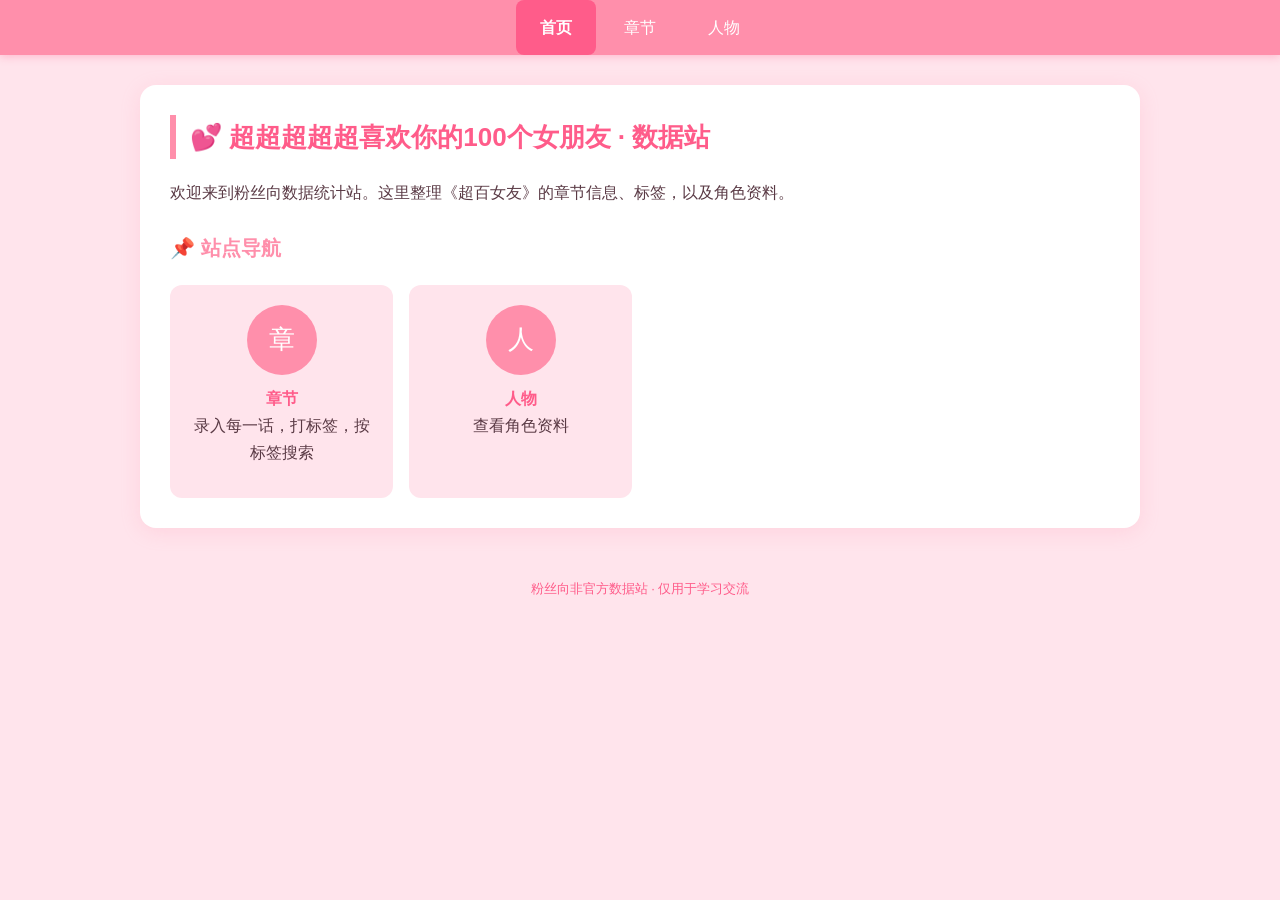
<file: index.html>
<!DOCTYPE html>
<html lang="zh-CN">
<head>
    <meta charset="UTF-8">
    <meta name="viewport" content="width=device-width, initial-scale=1.0">
    <title>首页 · 超百女友数据站</title>
    <link rel="stylesheet" href="style.css">
</head>
<body>

<nav>
    <a href="index.html" class="active">首页</a>
    <a href="chapters.html">章节</a>
    <a href="characters.html">人物</a>
</nav>

<main>
    <h1>💕 超超超超超喜欢你的100个女朋友 · 数据站</h1>
    <p>欢迎来到粉丝向数据统计站。这里整理《超百女友》的章节信息、标签，以及角色资料。</p>

    <h2>📌 站点导航</h2>
    <div class="card-grid">
        <a class="card" href="chapters.html">
            <div class="avatar">章</div>
            <div class="name">章节</div>
            <p>录入每一话，打标签，按标签搜索</p>
        </a>
        <a class="card" href="characters.html">
            <div class="avatar">人</div>
            <div class="name">人物</div>
            <p>查看角色资料</p>
        </a>
    </div>
</main>

<footer>粉丝向非官方数据站 · 仅用于学习交流</footer>

</body>
</html>
</file>
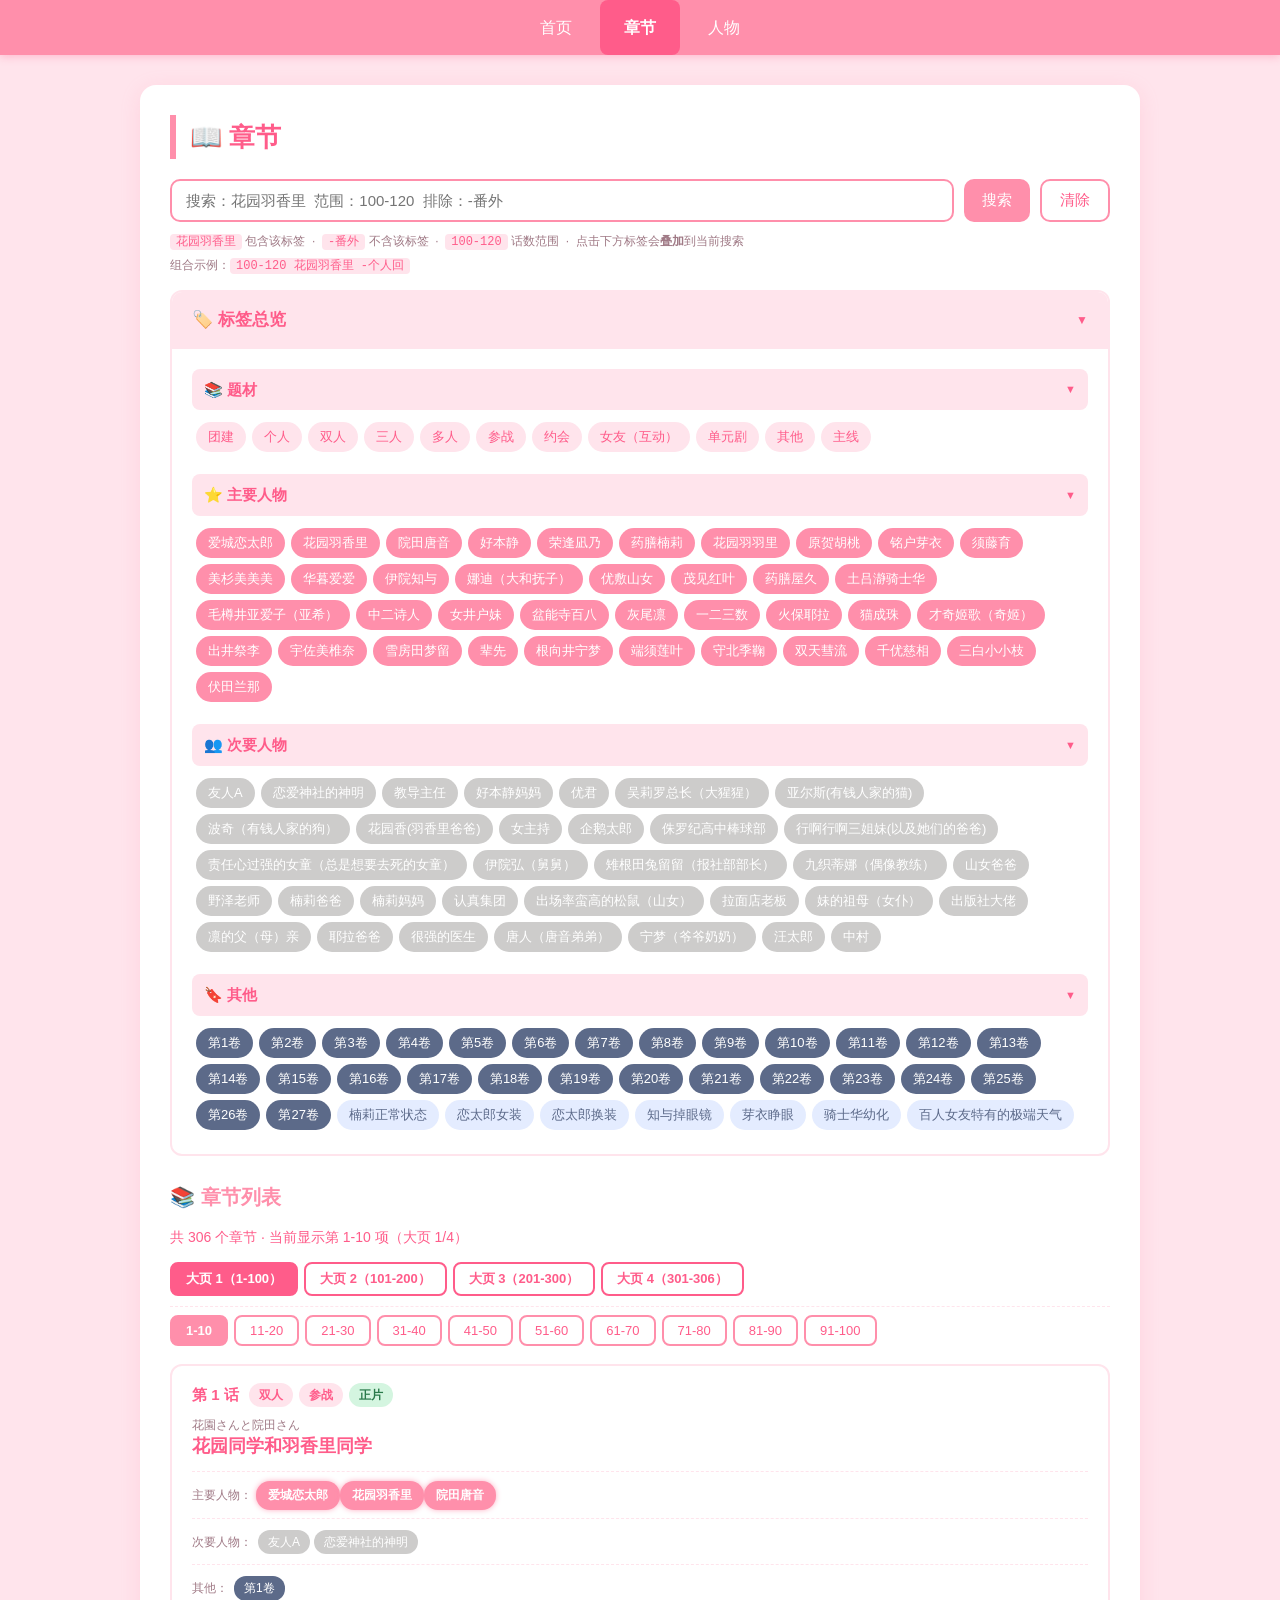
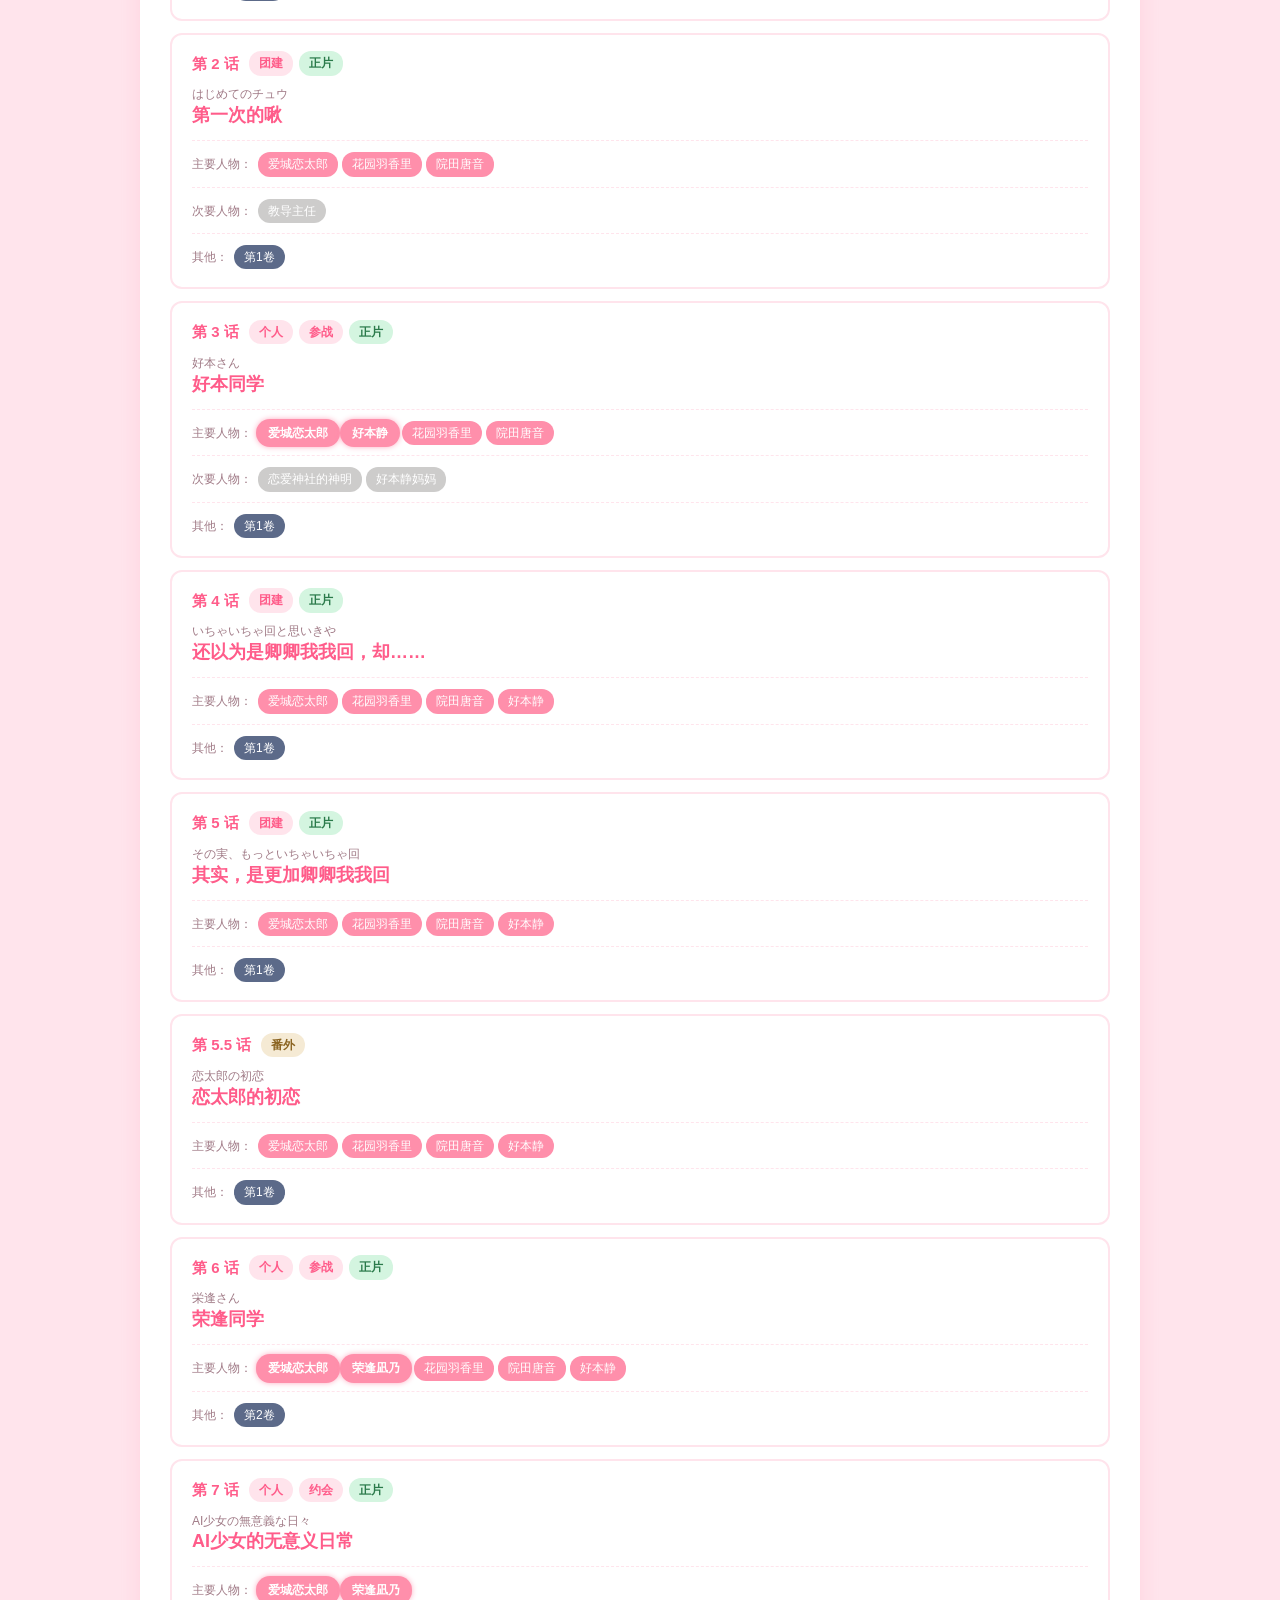
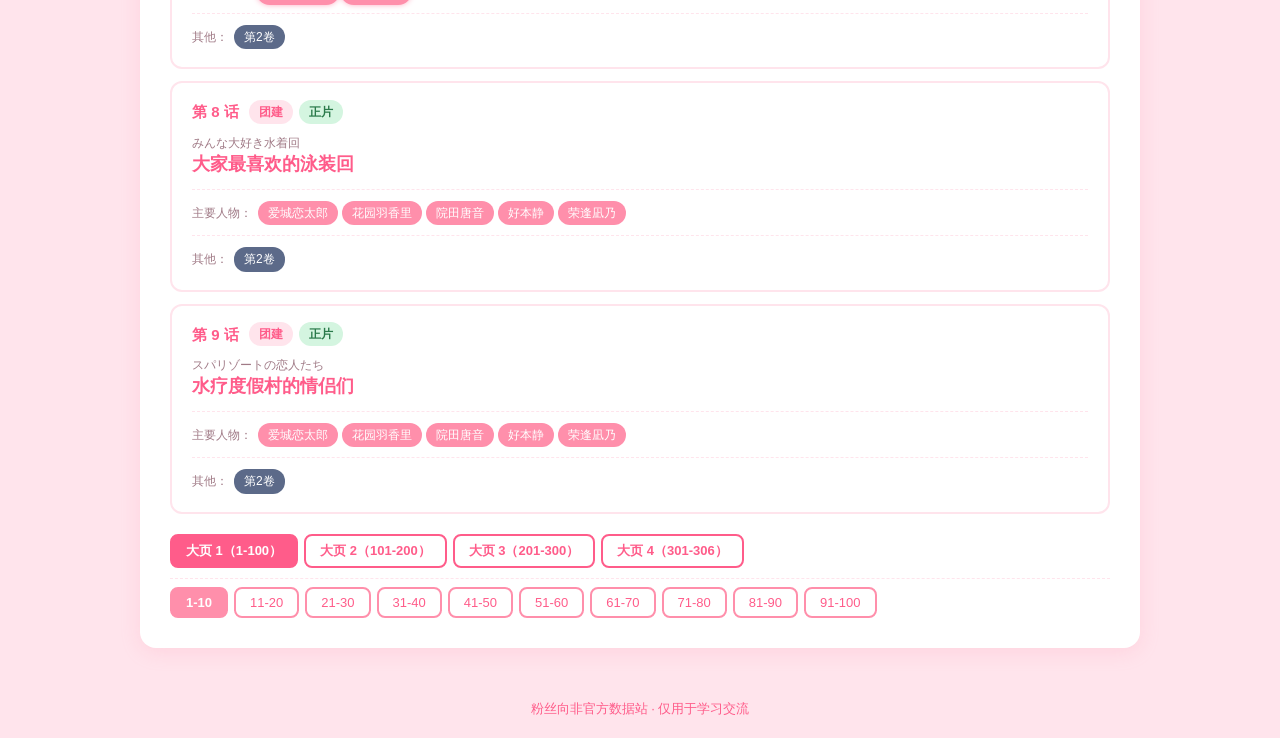
<file: chapters.html>
<!DOCTYPE html>
<html lang="zh-CN">
<head>
    <meta charset="UTF-8">
    <meta name="viewport" content="width=device-width, initial-scale=1.0">
    <title>章节 · 超百女友数据站</title>
    <link rel="stylesheet" href="style.css">
    <style>
        .btn { padding: 10px 18px; border: none; border-radius: 10px; background: var(--pink-main); color: var(--white); font-size: 15px; cursor: pointer; transition: background 0.2s; }
        .btn:hover { background: var(--pink-deep); }
        .btn.ghost { background: var(--white); color: var(--pink-deep); border: 2px solid var(--pink-main); }
        .btn.ghost:hover { background: var(--pink-light); }
        .clickable { cursor: pointer; }

        .toolbar { display: flex; flex-wrap: wrap; gap: 10px; margin: 16px 0; }
        .toolbar input[type="text"] { flex: 1; min-width: 180px; padding: 10px 14px; border: 2px solid var(--pink-main); border-radius: 10px; font-size: 15px; outline: none; background: var(--white); color: var(--text); }
        .toolbar input[type="text"]:focus { border-color: var(--pink-deep); }

        .search-hint { font-size: 12px; color: #a07a86; margin: -8px 0 12px; line-height: 1.9; }
        .search-hint code { background: var(--pink-light); color: var(--pink-deep); padding: 1px 6px; border-radius: 4px; font-family: Consolas, monospace; }

        .panel { background: var(--white); border: 2px solid var(--pink-light); border-radius: 12px; margin-bottom: 20px; overflow: hidden; }
        .panel-head { display: flex; justify-content: space-between; align-items: center; padding: 14px 20px; margin: 0; background: var(--pink-light); color: var(--pink-deep); font-size: 17px; cursor: pointer; user-select: none; }
        .panel-head:hover { background: #ffd6e3; }
        .panel-head .arrow { display: inline-block; transition: transform 0.2s; font-size: 12px; }
        .panel.collapsed .panel-head .arrow { transform: rotate(-90deg); }
        .panel.collapsed .panel-body { display: none; }
        .panel-body { padding: 20px; }

        .tag-group { margin-bottom: 18px; }
        .tag-group:last-child { margin-bottom: 0; }
        .tag-group-head { display: flex; align-items: center; justify-content: space-between; gap: 10px; padding: 8px 12px; background: var(--pink-light); border-radius: 8px; font-weight: bold; color: var(--pink-deep); font-size: 15px; cursor: pointer; user-select: none; flex-wrap: wrap; }
        .tag-group-head:hover { background: #ffd6e3; }
        .tag-group-head .group-title { display: flex; align-items: center; gap: 6px; }
        .tag-group.collapsed .tag-group-body { display: none; }
        .tag-group.collapsed .tag-group-head .arrow { transform: rotate(-90deg); }
        .tag-group-head .arrow { display: inline-block; transition: transform 0.2s; font-size: 11px; }
        .tag-group-body { padding: 12px 4px 4px; }

        .tag-list { display: flex; flex-wrap: wrap; gap: 6px; min-height: 30px; }
        .tag { display: inline-flex; align-items: center; padding: 4px 12px; border-radius: 20px; font-size: 13px; cursor: pointer; transition: filter 0.15s; user-select: none; }
        .tag:hover { filter: brightness(0.92); }

        .empty { color: #b9909c; font-size: 13px; font-style: italic; }

        .count-hint { font-size: 14px; color: var(--pink-deep); margin-bottom: 10px; }
        .count-hint .neg { color: #c94a4a; font-weight: bold; }
        .count-hint .pos { color: var(--pink-deep); font-weight: bold; }
        .count-hint .range { color: #8a6320; font-weight: bold; }

        .big-pagination { display: flex; flex-wrap: wrap; gap: 6px; margin: 12px 0 6px; padding-bottom: 10px; border-bottom: 1px dashed var(--pink-light); }
        .big-page-btn { padding: 6px 14px; border: 2px solid var(--pink-deep); background: var(--white); color: var(--pink-deep); border-radius: 8px; font-size: 13px; font-weight: bold; cursor: pointer; transition: all 0.15s; }
        .big-page-btn:hover { background: #ffd6e3; }
        .big-page-btn.active { background: var(--pink-deep); color: var(--white); }

        .pagination { display: flex; flex-wrap: wrap; gap: 6px; margin: 8px 0 18px; }
        .page-btn { padding: 6px 14px; border: 2px solid var(--pink-main); background: var(--white); color: var(--pink-deep); border-radius: 8px; font-size: 13px; cursor: pointer; transition: all 0.15s; }
        .page-btn:hover { background: #ffd6e3; }
        .page-btn.active { background: var(--pink-main); color: var(--white); border-color: var(--pink-main); font-weight: bold; }

        .chapter-item { background: var(--white); border: 2px solid var(--pink-light); border-radius: 12px; padding: 16px 20px; margin-bottom: 12px; transition: border 0.2s; }
        .chapter-item:hover { border-color: var(--pink-main); }
        .chapter-head { display: flex; align-items: center; flex-wrap: wrap; gap: 10px; margin-bottom: 10px; }
        .chapter-num { font-weight: bold; color: var(--pink-deep); font-size: 15px; }
        .chapter-badges { display: flex; gap: 6px; flex-wrap: wrap; flex: 1; }
        .badge { display: inline-block; padding: 2px 10px; border-radius: 12px; font-size: 12px; font-weight: bold; transition: filter 0.15s; }
        .badge.clickable:hover { filter: brightness(0.9); }
        .badge.cat-main { background: #d4f5e0; color: #2a7a4a; }
        .badge.cat-extra { background: #f5ead4; color: #8a6320; }

        .chapter-title { margin: 8px 0 12px; }
        .title-jp { font-size: 12px; color: #a07a86; line-height: 1.4; }
        .title-cn { font-size: 18px; font-weight: bold; color: var(--pink-deep); line-height: 1.4; }
        .chars-section { margin-top: 8px; padding-top: 8px; border-top: 1px dashed var(--pink-light); }
        .chars-label { font-size: 12px; color: #a07a86; margin-right: 6px; }
        .mini-tag { display: inline-block; padding: 2px 10px; margin: 2px 4px 2px 0; border-radius: 12px; font-size: 12px; cursor: pointer; transition: filter 0.15s; user-select: none; }
        .mini-tag:hover { filter: brightness(0.9); }

        /* ===== 单元剧分组（默认折叠） ===== */
        .chapter-groups-wrap {
            margin-top: 8px;
            padding-top: 8px;
            border-top: 1px dashed var(--pink-light);
        }
        .chapter-groups-toggle {
            display: inline-flex;
            align-items: center;
            gap: 6px;
            padding: 4px 12px;
            border-radius: 16px;
            background: var(--pink-light);
            color: var(--pink-deep);
            font-size: 12px;
            font-weight: bold;
            cursor: pointer;
            user-select: none;
            border: 1px solid var(--pink-main);
            transition: all 0.15s;
        }
        .chapter-groups-toggle:hover { background: #ffd6e3; }
        .chapter-groups-toggle .arrow {
            display: inline-block;
            transition: transform 0.2s;
            font-size: 10px;
        }
        .chapter-groups-wrap.collapsed .chapter-groups-toggle .arrow {
            transform: rotate(-90deg);
        }
        .chapter-groups-body {
            margin-top: 8px;
            display: flex;
            flex-direction: column;
            gap: 6px;
        }
        .chapter-groups-wrap.collapsed .chapter-groups-body {
            display: none;
        }
        .chapter-group {
            padding: 8px 10px;
            background: var(--pink-light);
            border-radius: 8px;
        }
        .chapter-group-title {
            font-size: 12px;
            color: #a07a86;
            margin-right: 6px;
            font-weight: bold;
        }

        .empty-hint { text-align: center; color: var(--pink-deep); padding: 30px; background: var(--pink-light); border-radius: 12px; }
        .loading-hint { text-align: center; color: var(--pink-deep); padding: 40px; font-size: 15px; }
        .error-hint { text-align: center; color: #c94a4a; padding: 30px; background: #ffe4ec; border: 2px solid #ff8fab; border-radius: 12px; font-size: 14px; line-height: 1.8; }
    </style>
</head>
<body>

<nav>
    <a href="index.html">首页</a>
    <a href="chapters.html" class="active">章节</a>
    <a href="characters.html">人物</a>
</nav>

<main>
    <h1>📖 章节</h1>

    <div class="toolbar">
        <input type="text" id="searchInput" placeholder="搜索：花园羽香里  范围：100-120  排除：-番外">
        <button class="btn" onclick="doSearch()">搜索</button>
        <button class="btn ghost" onclick="clearSearch()">清除</button>
    </div>
    <div class="search-hint">
        <code>花园羽香里</code> 包含该标签 &nbsp;·&nbsp;
        <code>-番外</code> 不含该标签 &nbsp;·&nbsp;
        <code>100-120</code> 话数范围 &nbsp;·&nbsp;
        点击下方标签会<b>叠加</b>到当前搜索<br>
        组合示例：<code>100-120 花园羽香里 -个人回</code>
    </div>

    <section class="panel">
        <h2 class="panel-head" onclick="togglePanel(this)">
            <span>🏷️ 标签总览</span>
            <span class="arrow">▼</span>
        </h2>
        <div class="panel-body">
            <div class="tag-group">
                <div class="tag-group-head" onclick="toggleGroup(this)">
                    <span class="group-title">📚 题材</span>
                    <span class="arrow">▼</span>
                </div>
                <div class="tag-group-body">
                    <div class="tag-list" id="tagList-types"></div>
                </div>
            </div>

            <div class="tag-group">
                <div class="tag-group-head" onclick="toggleGroup(this)">
                    <span class="group-title">⭐ 主要人物</span>
                    <span class="arrow">▼</span>
                </div>
                <div class="tag-group-body">
                    <div class="tag-list" id="tagList-mainChars"></div>
                </div>
            </div>

            <div class="tag-group">
                <div class="tag-group-head" onclick="toggleGroup(this)">
                    <span class="group-title">👥 次要人物</span>
                    <span class="arrow">▼</span>
                </div>
                <div class="tag-group-body">
                    <div class="tag-list" id="tagList-minorChars"></div>
                </div>
            </div>

            <div class="tag-group">
                <div class="tag-group-head" onclick="toggleGroup(this)">
                    <span class="group-title">🔖 其他</span>
                    <span class="arrow">▼</span>
                </div>
                <div class="tag-group-body">
                    <div class="tag-list" id="tagList-otherTags"></div>
                </div>
            </div>
        </div>
    </section>

    <h2>📚 章节列表</h2>
    <div class="count-hint" id="countHint"></div>
    <div class="big-pagination" id="bigPagination"></div>
    <div class="pagination" id="pagination"></div>
    <div id="chapterList">
        <div class="loading-hint">正在加载 chapters-data.json ...</div>
    </div>
    <div class="big-pagination" id="bigPaginationBottom" style="margin-top:20px;"></div>
    <div class="pagination" id="paginationBottom" style="margin-bottom:0;"></div>

</main>

<footer>粉丝向非官方数据站 · 仅用于学习交流</footer>

<script>
/* =====================================================
   数据层（只读）
===================================================== */
const GROUPS = ['types', 'mainChars', 'minorChars', 'otherTags'];
const SMALL_PAGE_SIZE = 10;
const BIG_PAGE_SIZE   = 100;

let data = null;
let dataLoaded = false;
let dataError = '';

function defaultColors() {
    return {
        types:      { bg: '#ffe4ec', text: '#ff5c8a', glow: '#ffe4ec', glowStrength: 'weak' },
        mainChars:  { bg: '#ff8fab', text: '#ffffff', glow: '#ff8fab', glowStrength: 'weak' },
        minorChars: { bg: '#f5ead4', text: '#8a6320', glow: '#f5ead4', glowStrength: 'weak' },
        otherTags:  { bg: '#e4ecff', text: '#5c6a8a', glow: '#e4ecff', glowStrength: 'weak' }
    };
}
function defaultTagColors() {
    return { types: {}, mainChars: {}, minorChars: {}, otherTags: {} };
}

function normalizeChapter(c) {
    if (!c) return c;
    let typesArr;
    if (Array.isArray(c.types)) {
        typesArr = c.types.filter(Boolean);
    } else if (typeof c.type === 'string' && c.type) {
        typesArr = [c.type];
    } else {
        typesArr = [];
    }
    return {
        number: Number(c.number) || 0,
        titleCN: c.titleCN || '',
        titleJP: c.titleJP || '',
        types: typesArr,
        category: c.category || '正片',
        mainChars: Array.isArray(c.mainChars) ? c.mainChars : [],
        minorChars: Array.isArray(c.minorChars) ? c.minorChars : [],
        otherTags: Array.isArray(c.otherTags) ? c.otherTags : [],
        highlightChars: Array.isArray(c.highlightChars) ? c.highlightChars : [],
        groups: Array.isArray(c.groups)
            ? c.groups.map(g => Array.isArray(g) ? [...g] : [])
            : []
    };
}

async function loadDataFromJson() {
    try {
        const res = await fetch('chapters-data.json', { cache: 'no-cache' });
        if (!res.ok) throw new Error(`HTTP ${res.status}`);
        const d = await res.json();

        const def = defaultColors();
        const colors = Object.assign({}, def, d.colors || {});
        GROUPS.forEach(k => {
            if (!colors[k]) colors[k] = def[k];
            if (!colors[k].glow) colors[k].glow = colors[k].bg;
            if (!colors[k].glowStrength) colors[k].glowStrength = 'weak';
        });
        const tagColors = Object.assign(defaultTagColors(), d.tagColors || {});
        GROUPS.forEach(k => { if (!tagColors[k]) tagColors[k] = {}; });

        data = {
            types: d.types || [],
            mainChars: d.mainChars || [],
            minorChars: d.minorChars || [],
            otherTags: d.otherTags || [],
            chapters: (d.chapters || []).map(normalizeChapter),
            colors: colors,
            tagColors: tagColors
        };
        dataLoaded = true;
    } catch (e) {
        dataError = e.message;
        dataLoaded = false;
        data = {
            types: [], mainChars: [], minorChars: [], otherTags: [],
            chapters: [],
            colors: defaultColors(),
            tagColors: defaultTagColors()
        };
    }
}

function getTagColor(key, tag) {
    const override = data.tagColors[key] && data.tagColors[key][tag];
    if (override && override.bg && override.text) return override;
    return data.colors[key];
}

function getGlowStyle(key) {
    const c = data.colors[key];
    if (!c) return '';
    const strength = c.glowStrength || 'weak';
    if (strength === 'none') return '';
    const color = c.glow || c.bg;
    let ring = 2, blur = 8, spread = 2;
    if (strength === 'weak')   { ring = 2; blur = 6;  spread = 1; }
    if (strength === 'medium') { ring = 2; blur = 10; spread = 2; }
    if (strength === 'strong') { ring = 3; blur = 14; spread = 3; }
    return `--glow-color:${color};--glow-ring:${ring}px;--glow-blur:${blur}px;--glow-spread:${spread}px;`;
}

let currentBigPage = 0;
let currentSmallPage = 0;

const chapterGroupCollapsed = {};

const UNIT_TYPE_KEYWORDS = ['单元剧', '单元'];

function appendTagToSearch(tag) {
    if (!tag) return;
    const input = document.getElementById('searchInput');
    const current = input.value.trim();
    const terms = current ? current.split(/\s+/) : [];
    if (terms.includes(tag)) return;
    terms.push(tag);
    input.value = terms.join(' ');
    currentBigPage = 0;
    currentSmallPage = 0;
    doSearch();
    window.scrollTo({ top: 0, behavior: 'smooth' });
}

function togglePanel(headEl) { headEl.parentElement.classList.toggle('collapsed'); }
function toggleGroup(headEl) { headEl.parentElement.classList.toggle('collapsed'); }

/* =====================================================
   标签总览
===================================================== */
function renderTagManager() {
    GROUPS.forEach(key => {
        const box = document.getElementById('tagList-' + key);
        box.innerHTML = '';
        if (!data[key] || data[key].length === 0) {
            box.innerHTML = '<span class="empty">暂无标签</span>';
            return;
        }
        data[key].forEach(tag => {
            const el = document.createElement('span');
            el.className = 'tag';
            el.textContent = tag;
            el.title = '点击叠加到搜索';
            const color = getTagColor(key, tag);
            el.style.background = color.bg;
            el.style.color = color.text;
            el.onclick = () => appendTagToSearch(tag);
            box.appendChild(el);
        });
    });
}

/* =====================================================
   搜索词解析
===================================================== */
function parseSearchTerms() {
    const raw = document.getElementById('searchInput').value.trim();
    if (!raw) return [];
    return raw.split(/\s+/).filter(Boolean).map(t => {
        const m = t.match(/^(\d+)-(\d+)$/);
        if (m) {
            let a = parseInt(m[1], 10);
            let b = parseInt(m[2], 10);
            if (a > b) { const tmp = a; a = b; b = tmp; }
            return { type: 'range', from: a, to: b, raw: t };
        }
        if (t.startsWith('-') && t.length > 1) {
            return { type: 'negate', term: t.slice(1), raw: t };
        }
        return { type: 'include', term: t, raw: t };
    });
}

function matchChapterRaw(c, term) {
    if (String(c.number) === term) return true;
    if (c.titleCN && c.titleCN.includes(term)) return true;
    if (c.titleJP && c.titleJP.includes(term)) return true;
    if (c.types && c.types.some(t => t.includes(term))) return true;
    if (c.category && c.category.includes(term)) return true;
    if (c.mainChars.some(t => t.includes(term))) return true;
    if (c.minorChars.some(t => t.includes(term))) return true;
    if ((c.otherTags || []).some(t => t.includes(term))) return true;
    if ((c.highlightChars || []).some(t => t.includes(term))) return true;
    if (Array.isArray(c.groups)) {
        for (const g of c.groups) {
            if (Array.isArray(g) && g.some(t => t.includes(term))) return true;
        }
    }
    return false;
}

function matchTerm(c, termObj) {
    if (termObj.type === 'range') return c.number >= termObj.from && c.number <= termObj.to;
    if (termObj.type === 'negate') return !matchChapterRaw(c, termObj.term);
    return matchChapterRaw(c, termObj.term);
}

function termsToHtml(terms) {
    return terms.map(t => {
        if (t.type === 'range') return `<span class="range">${escapeHtml(t.raw)}</span>`;
        if (t.type === 'negate') return `<span class="neg">${escapeHtml(t.raw)}</span>`;
        return `<span class="pos">${escapeHtml(t.term)}</span>`;
    }).join('、');
}

/* =====================================================
   渲染章节列表
===================================================== */
function renderChapters(terms = []) {
    const list = document.getElementById('chapterList');
    const smallTop = document.getElementById('pagination');
    const bigTop = document.getElementById('bigPagination');
    const smallBottom = document.getElementById('paginationBottom');
    const bigBottom = document.getElementById('bigPaginationBottom');
    const hint = document.getElementById('countHint');

    if (!dataLoaded) {
        hint.innerHTML = '';
        bigTop.innerHTML = '';
        smallTop.innerHTML = '';
        bigBottom.innerHTML = '';
        smallBottom.innerHTML = '';
        list.innerHTML = `
            <div class="error-hint">
                ⚠️ 无法加载 <b>chapters-data.json</b><br>
                ${dataError ? '错误信息：' + escapeHtml(dataError) : ''}<br>
                <br>
                请确认：<br>
                1. <code>chapters-data.json</code> 与 <code>chapters.html</code> 在<b>同一文件夹</b><br>
                2. 文件名完全一致（区分大小写）<br>
                3. 不是用本地 <code>file://</code> 打开的
            </div>
        `;
        return;
    }

    let chapters = data.chapters;
    const isSearching = terms.length > 0;
    if (isSearching) {
        chapters = chapters.filter(c => terms.every(t => matchTerm(c, t)));
    }
    const termsHtml = termsToHtml(terms);

    if (chapters.length === 0) {
        const msg = isSearching ? `搜索到 0 个章节（条件：${termsHtml}）` : '暂无章节';
        hint.innerHTML = isSearching ? msg : '';
        list.innerHTML = `<div class="empty-hint">${isSearching ? msg : '暂无章节'}</div>`;
        bigTop.innerHTML = '';
        smallTop.innerHTML = '';
        bigBottom.innerHTML = '';
        smallBottom.innerHTML = '';
        return;
    }

    const totalBigPages = Math.ceil(chapters.length / BIG_PAGE_SIZE);
    if (currentBigPage >= totalBigPages) currentBigPage = totalBigPages - 1;
    if (currentBigPage < 0) currentBigPage = 0;

    const bigStart = currentBigPage * BIG_PAGE_SIZE;
    const bigEnd = Math.min(bigStart + BIG_PAGE_SIZE, chapters.length);
    const bigChapters = chapters.slice(bigStart, bigEnd);

    const totalSmallPages = Math.ceil(bigChapters.length / SMALL_PAGE_SIZE);
    if (currentSmallPage >= totalSmallPages) currentSmallPage = totalSmallPages - 1;
    if (currentSmallPage < 0) currentSmallPage = 0;

    const targets = [
        { big: bigTop, small: smallTop },
        { big: bigBottom, small: smallBottom }
    ];

    targets.forEach(target => {
        target.big.innerHTML = '';
        if (totalBigPages > 1) {
            for (let i = 0; i < totalBigPages; i++) {
                const btn = document.createElement('button');
                btn.className = 'big-page-btn' + (i === currentBigPage ? ' active' : '');
                const s = i * BIG_PAGE_SIZE + 1;
                const e = Math.min((i + 1) * BIG_PAGE_SIZE, chapters.length);
                btn.textContent = `大页 ${i + 1}（${s}-${e}）`;
                btn.onclick = () => {
                    currentBigPage = i;
                    currentSmallPage = 0;
                    renderChapters(terms);
                };
                target.big.appendChild(btn);
            }
        }

        target.small.innerHTML = '';
        for (let i = 0; i < totalSmallPages; i++) {
            const btn = document.createElement('button');
            btn.className = 'page-btn' + (i === currentSmallPage ? ' active' : '');
            const s = bigStart + i * SMALL_PAGE_SIZE + 1;
            const e = Math.min(bigStart + (i + 1) * SMALL_PAGE_SIZE, chapters.length);
            btn.textContent = `${s}-${e}`;
            btn.onclick = () => {
                currentSmallPage = i;
                renderChapters(terms);
            };
            target.small.appendChild(btn);
        }
    });

    const smallStart = currentSmallPage * SMALL_PAGE_SIZE;
    const smallEnd = Math.min(smallStart + SMALL_PAGE_SIZE, bigChapters.length);
    const currentChapters = bigChapters.slice(smallStart, smallEnd);

    list.innerHTML = '';
    currentChapters.forEach(c => list.appendChild(buildChapterCard(c)));

    let hintText = isSearching
        ? `搜索到 ${chapters.length} 个章节（条件：${termsHtml}）`
        : `共 ${chapters.length} 个章节`;
    const globalStart = bigStart + smallStart + 1;
    const globalEnd = bigStart + smallStart + currentChapters.length;
    hintText += ` · 当前显示第 ${globalStart}-${globalEnd} 项`;
    if (totalBigPages > 1) hintText += `（大页 ${currentBigPage + 1}/${totalBigPages}）`;
    hint.innerHTML = hintText;
}

function buildChapterCard(c) {
    const item = document.createElement('div');
    item.className = 'chapter-item';

    const highlightSet = new Set(c.highlightChars || []);

    const isUnit = (c.types || []).some(t => UNIT_TYPE_KEYWORDS.some(k => t.includes(k)));
    const validGroups = (c.groups || []).filter(g => Array.isArray(g) && g.length > 0);
    const hasGroups = isUnit && validGroups.length > 0;

    let mainHtml;
    if (hasGroups) {
        const assigned = new Set();
        validGroups.forEach(g => g.forEach(t => assigned.add(t)));
        const unassigned = c.mainChars.filter(t => !assigned.has(t));

        // 默认全部折叠：如果这个章节没被手动展开过，就是折叠状态
        const collapsed = !chapterGroupCollapsed[c.number] || chapterGroupCollapsed[c.number] === 'collapsed';
        const arrow = collapsed ? '▶' : '▼';

        const groupBlocks = validGroups
            .map((g, gi) => {
                const tagsHtml = renderMiniTagsInline(g, 'mainChars', highlightSet);
                return `<div class="chapter-group"><span class="chapter-group-title">第 ${gi + 1} 组：</span>${tagsHtml}</div>`;
            })
            .join('');

        const unassignedHtml = unassigned.length
            ? `<div class="chapter-group"><span class="chapter-group-title">未分组：</span>${renderMiniTagsInline(unassigned, 'mainChars', highlightSet)}</div>`
            : '';

        mainHtml = `
            <div class="chapter-groups-wrap${collapsed ? ' collapsed' : ''}" data-chapter="${c.number}">
                <span class="chapter-groups-toggle">
                    <span class="arrow">${arrow}</span>
                    <span>🎬 单元剧分组（${validGroups.length} 组）</span>
                </span>
                <div class="chapter-groups-body">
                    ${groupBlocks}
                    ${unassignedHtml}
                </div>
            </div>
        `;
    } else {
        mainHtml = renderMiniTags(c.mainChars, 'mainChars', '主要人物', highlightSet);
    }

    const minorHtml = renderMiniTags(c.minorChars, 'minorChars', '次要人物', highlightSet);
    const otherHtml = renderMiniTags(c.otherTags || [], 'otherTags', '其他', highlightSet);

    const typesHtml = (c.types || []).map(t => {
        const col = getTagColor('types', t);
        return `<span class="badge clickable" data-tag="${escapeAttr(t)}" style="background:${col.bg};color:${col.text};" title="点击叠加到搜索">${escapeHtml(t)}</span>`;
    }).join('');

    const catBadge = `<span class="badge ${c.category === '番外' ? 'cat-extra' : 'cat-main'} clickable" data-tag="${escapeAttr(c.category)}" title="点击叠加到搜索">${escapeHtml(c.category)}</span>`;

    item.innerHTML = `
        <div class="chapter-head">
            <span class="chapter-num">第 ${c.number} 话</span>
            <div class="chapter-badges">${typesHtml}${catBadge}</div>
        </div>
        <div class="chapter-title">
            <div class="title-jp">${escapeHtml(c.titleJP || '')}</div>
            <div class="title-cn">${escapeHtml(c.titleCN)}</div>
        </div>
        ${mainHtml}${minorHtml}${otherHtml}
    `;

    const toggleEl = item.querySelector('.chapter-groups-toggle');
    if (toggleEl) {
        toggleEl.onclick = (e) => {
            e.stopPropagation();
            const wrap = toggleEl.parentElement;
            wrap.classList.toggle('collapsed');
            const isCollapsed = wrap.classList.contains('collapsed');
            chapterGroupCollapsed[c.number] = isCollapsed ? 'collapsed' : 'expanded';
            const arrowEl = toggleEl.querySelector('.arrow');
            if (arrowEl) arrowEl.textContent = isCollapsed ? '▶' : '▼';
        };
    }

    item.querySelectorAll('.clickable[data-tag]').forEach(el => {
        el.onclick = () => appendTagToSearch(el.dataset.tag);
    });
    return item;
}

function renderMiniTagsInline(tags, key, highlightSet) {
    if (!tags || tags.length === 0) return '';
    let ordered = [...tags];
    if (key === 'mainChars') {
        const orderMap = {};
        data.mainChars.forEach((t, i) => { orderMap[t] = i; });
        ordered.sort((a, b) => {
            const aH = (highlightSet && highlightSet.has(a)) ? 0 : 1;
            const bH = (highlightSet && highlightSet.has(b)) ? 0 : 1;
            if (aH !== bH) return aH - bH;
            const ao = orderMap[a] !== undefined ? orderMap[a] : 9999;
            const bo = orderMap[b] !== undefined ? orderMap[b] : 9999;
            return ao - bo;
        });
    }
    const glowStyle = getGlowStyle(key);
    return ordered.map(t => {
        const c = getTagColor(key, t);
        const isHighlight = highlightSet && highlightSet.has(t) && glowStyle;
        const cls = 'mini-tag clickable' + (isHighlight ? ' highlight' : '');
        const style = `background:${c.bg};color:${c.text};` + (isHighlight ? glowStyle : '');
        return `<span class="${cls}" style="${style}" data-tag="${escapeAttr(t)}" title="点击叠加到搜索">${escapeHtml(t)}</span>`;
    }).join('');
}

function renderMiniTags(tags, key, label, highlightSet) {
    if (!tags || tags.length === 0) return '';

    let ordered = [...tags];
    if (key === 'mainChars') {
        const orderMap = {};
        data.mainChars.forEach((t, i) => { orderMap[t] = i; });
        ordered.sort((a, b) => {
            const aH = (highlightSet && highlightSet.has(a)) ? 0 : 1;
            const bH = (highlightSet && highlightSet.has(b)) ? 0 : 1;
            if (aH !== bH) return aH - bH;
            const ao = orderMap[a] !== undefined ? orderMap[a] : 9999;
            const bo = orderMap[b] !== undefined ? orderMap[b] : 9999;
            return ao - bo;
        });
    }

    const glowStyle = getGlowStyle(key);
    const html = ordered.map(t => {
        const c = getTagColor(key, t);
        const isHighlight = highlightSet && highlightSet.has(t) && glowStyle;
        const cls = 'mini-tag clickable' + (isHighlight ? ' highlight' : '');
        const style = `background:${c.bg};color:${c.text};` + (isHighlight ? glowStyle : '');
        return `<span class="${cls}" style="${style}" data-tag="${escapeAttr(t)}" title="点击叠加到搜索">${escapeHtml(t)}</span>`;
    }).join('');
    return `<div class="chars-section"><span class="chars-label">${label}：</span>${html}</div>`;
}

function doSearch() {
    renderChapters(parseSearchTerms());
}
function clearSearch() {
    document.getElementById('searchInput').value = '';
    currentBigPage = 0;
    currentSmallPage = 0;
    renderChapters();
}
document.getElementById('searchInput').addEventListener('keydown', e => {
    if (e.key === 'Enter') {
        currentBigPage = 0;
        currentSmallPage = 0;
        doSearch();
    }
});

/* =====================================================
   工具
===================================================== */
function escapeHtml(s) {
    return String(s)
        .replace(/&/g, '&amp;')
        .replace(/</g, '&lt;')
        .replace(/>/g, '&gt;')
        .replace(/"/g, '&quot;')
        .replace(/'/g, '&#39;');
}
function escapeAttr(s) { return escapeHtml(s); }

/* =====================================================
   初始化
===================================================== */
(async function init() {
    await loadDataFromJson();
    renderTagManager();
    renderChapters();
})();
</script>

</body>
</html>
</file>
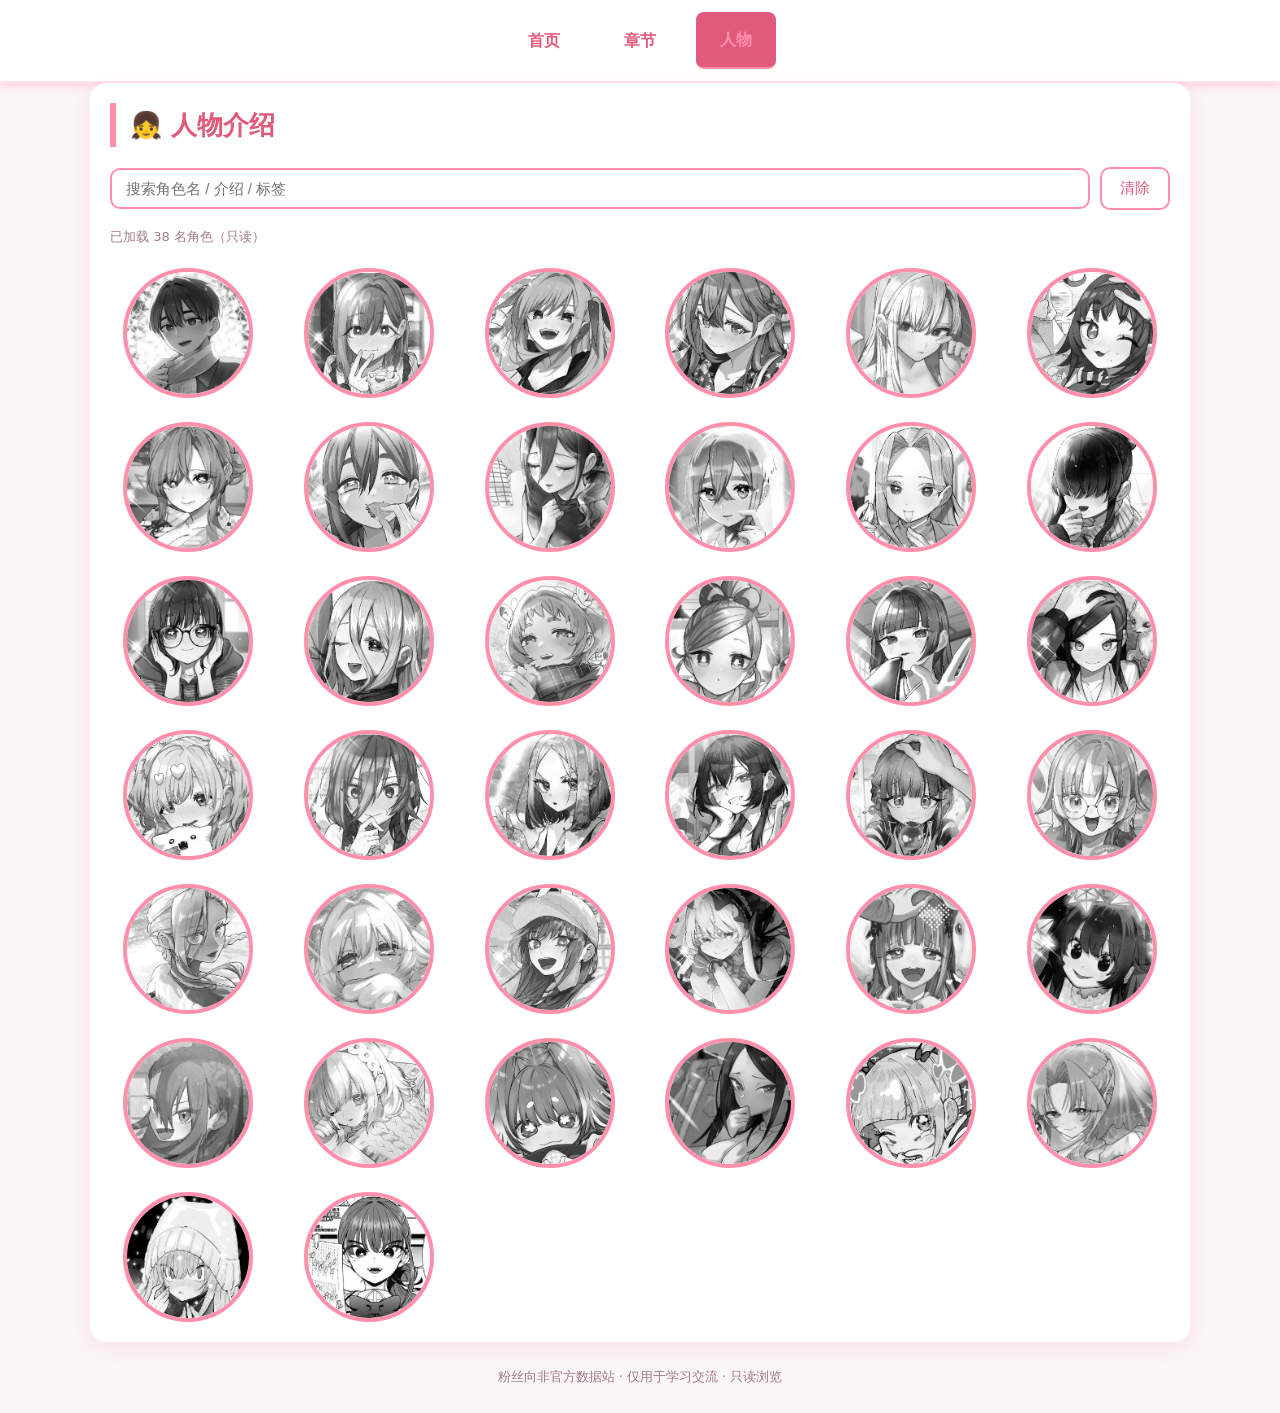
<file: characters.html>
<!DOCTYPE html>
<html lang="zh-CN">
<head>
<meta charset="UTF-8">
<meta name="viewport" content="width=device-width, initial-scale=1.0">
<title>人物 · 超百女友数据站</title>
<link rel="stylesheet" href="style.css">
<style>
:root{
  --pink-main:#ff8fab;--pink-deep:#e05a7a;--pink-light:#ffe4ec;
  --white:#fff;--text:#5a3a45;
}
*{box-sizing:border-box}
body{margin:0;font-family:system-ui,-apple-system,"Segoe UI",sans-serif;background:#faf5f7;color:var(--text)}
nav{display:flex;gap:16px;padding:12px 20px;background:#fff;border-bottom:2px solid var(--pink-light)}
nav a{color:var(--pink-deep);text-decoration:none;font-weight:bold}
nav a.active{color:var(--pink-main);border-bottom:2px solid var(--pink-main)}
main{max-width:1100px;margin:0 auto;padding:20px}
footer{text-align:center;padding:24px;color:#a07a86;font-size:13px}
.btn{padding:10px 18px;border:none;border-radius:10px;background:var(--pink-main);color:var(--white);font-size:15px;cursor:pointer}
.btn:hover{background:var(--pink-deep)}
.btn.ghost{background:var(--white);color:var(--pink-deep);border:2px solid var(--pink-main)}
.btn.ghost:hover{background:var(--pink-light)}
.btn.small{padding:6px 12px;font-size:13px}
.toolbar{display:flex;flex-wrap:wrap;gap:10px;margin:16px 0;align-items:center}
.toolbar input[type="text"]{flex:1;min-width:180px;padding:10px 14px;border:2px solid var(--pink-main);border-radius:10px;font-size:15px;outline:none;background:var(--white);color:var(--text)}
.toolbar input[type="text"]:focus{border-color:var(--pink-deep)}
.char-grid{display:grid;grid-template-columns:repeat(auto-fill,minmax(140px,1fr));gap:24px;margin-top:20px}
.char-card{position:relative;text-align:center;cursor:pointer;transition:transform 0.2s;z-index:1}
.char-card:hover{transform:translateY(-4px);z-index:100}
.char-avatar{width:130px;height:130px;border-radius:50%;background:var(--pink-light);margin:0 auto;overflow:hidden;border:4px solid var(--pink-main);display:flex;align-items:center;justify-content:center;font-size:44px;color:var(--pink-deep);font-weight:bold}
.char-avatar img{width:100%;height:100%;object-fit:cover;display:block;filter:grayscale(100%);transition:filter 0.3s;pointer-events:none}
.char-card:hover .char-avatar img{filter:grayscale(0%)}
.char-hover-info{position:absolute;left:50%;bottom:-8px;transform:translate(-50%,100%);background:rgba(90,58,69,0.96);color:#fff;padding:12px 16px;border-radius:10px;font-size:12px;width:240px;text-align:left;opacity:0;pointer-events:none;transition:opacity 0.2s;z-index:9999;line-height:1.6;box-shadow:0 4px 16px rgba(0,0,0,0.3)}
.char-hover-info .hi-name{font-size:15px;font-weight:bold;color:#ffd6e3;margin-bottom:6px}
.char-hover-info .hi-intro{color:#ffe4ec;margin-bottom:6px}
.char-hover-info .hi-tags{color:#ffd6e3;font-size:12px;line-height:1.5}
.char-card:hover .char-hover-info{opacity:1}
.char-tag{display:inline-flex;align-items:center;gap:4px;padding:4px 10px;background:var(--white);color:var(--pink-deep);border:2px solid var(--pink-main);border-radius:16px;font-size:13px}
.grid-view.hidden,.browse-view.hidden{display:none !important}
.status-bar{font-size:13px;color:#a07a86;margin:8px 0}
.status-bar.error{color:#c94a4a;font-weight:bold}
/* 浏览：桌面子页面 / 手机铺满 */
.browse-view{position:relative;width:100%;box-sizing:border-box;background:#f8f8f8;z-index:1;padding:0;margin:0;display:block}
.browse-view.browse-mobile{position:fixed;top:0;left:0;right:0;bottom:0;z-index:100;overflow-y:auto;background:#f8f8f8}
.browse-root{width:100%;box-sizing:border-box;padding:0;margin:0;background:#fff;min-height:0}
.browse-view.browse-mobile .browse-root{min-height:100%}
.browse-shell{max-width:820px;margin:0 auto;background:#fff;border-radius:12px;box-shadow:0 4px 24px rgba(90,58,69,0.12);overflow:hidden}
.browse-view.browse-mobile .browse-shell{max-width:none;margin:0;border-radius:0;box-shadow:none;min-height:100%}
.clothes-extra-bar{background:#fff8fb;border:1px dashed var(--pink-main);border-radius:8px;padding:8px;margin-bottom:8px;display:flex;flex-wrap:wrap;gap:6px;align-items:center}
.clothes-extra-bar .bar-label{font-size:11px;color:var(--pink-deep);font-weight:bold}
.filter-tag-chip,.acc-chip,.variant-chip,.display-tag-chip{display:inline-flex;align-items:center;gap:4px;padding:3px 10px;background:#fff;border:1px solid var(--pink-main);border-radius:12px;font-size:11px;cursor:pointer;user-select:none;color:var(--pink-deep)}
.filter-tag-chip.active,.acc-chip.active,.variant-chip.active{background:var(--pink-deep);color:#fff;border-color:var(--pink-deep);font-weight:bold}
.display-tag-chip{cursor:help}
.dressup-layer{position:absolute;top:0;left:0;width:100%;height:100%;display:flex;align-items:center;justify-content:center;pointer-events:none}
.dressup-layer img{max-width:100%;max-height:100%;object-fit:contain}
</style>
</head>
<body>
<nav>
<a href="index.html">首页</a>
<a href="chapters.html">章节</a>
<a href="characters.html" class="active">人物</a>
</nav>
<main>
<div id="gridView" class="grid-view">
  <h1>👧 人物介绍</h1>
  <div class="toolbar">
    <input type="text" id="charSearch" placeholder="搜索角色名 / 介绍 / 标签">
    <button class="btn ghost" type="button" onclick="clearCharSearch()">清除</button>
  </div>
  <div class="status-bar" id="loadStatus">正在加载 characters-data.json …</div>
  <div class="char-grid" id="charGrid"></div>
</div>
<div id="browseView" class="browse-view hidden">
  <div id="browseRoot" class="browse-root"></div>
</div>
</main>
<footer>粉丝向非官方数据站 · 仅用于学习交流 · 只读浏览</footer>
<script>
const DATA_URL='characters-data.json';
const FOLDER_AVATAR='image/picture/';
const FOLDER_BODY='image/body/';
const FOLDER_HAIR='image/hair/';
const FOLDER_FACE='image/face/';
const FOLDER_CLOTHES='image/clothes/';
const FOLDER_ACC='image/clothes/';

const MODULE_HEIGHT_RATIOS={
  title:0.12,avatar:1.0,name:0.12,intro:0.25,tags:0.17,
  dressupStage:1.5,
  dressupNavPrevChar:0.8,dressupNavNextChar:0.8,
  dressupNavPrevBody:0.8,dressupNavNextBody:0.8,
  dressupNavPrevHair:0.8,dressupNavNextHair:0.8,
  dressupNavPrevFace:0.8,dressupNavNextFace:0.8,
  dressupNavPrevClothes:0.8,dressupNavNextClothes:0.8,
  dressupExtraBar:0.5,
  infoField:0.17,ownInfo:0.42,ownCounter:0.39,
  button:0.1,text:0.17,spacer:0.06
};
const HEIGHT_MIGRATE_REF=360;
const ACC_LAYERS=[{key:'underBackHair',label:'后发下'},{key:'underClothes',label:'衣服下后发上'},{key:'underFrontHair',label:'衣服上前发下'},{key:'overFrontHair',label:'前发上'}];
const ACC_LAYER_LABEL={};ACC_LAYERS.forEach(l=>ACC_LAYER_LABEL[l.key]=l.label);
const BROWSE_BTN_ACTIONS={
  back:{label:'← 返回列表',fn:'browseGoBack()',cls:'ghost'},
  edit:{label:'← 返回列表',fn:'browseGoBack()',cls:'ghost'},
  prevChar:{label:'◀ 上一个角色',fn:'browsePrevChar()',cls:'ghost'},
  nextChar:{label:'下一个角色 ▶',fn:'browseNextChar()',cls:'ghost'},
  uidesign:{label:'',fn:'',cls:'ghost'}
};
const KIND_LABELS={char:'角色',body:'身体',hair:'发型',face:'表情',clothes:'衣服'};

function detectDevice(){
  try{ if(window.matchMedia && window.matchMedia('(max-width: 768px)').matches) return 'mobile'; }catch(e){}
  if(/Android|iPhone|iPad|iPod|Mobile|Windows Phone/i.test(navigator.userAgent||'')) return 'mobile';
  return 'desktop';
}
function getDefaultHeightRatio(t){return MODULE_HEIGHT_RATIOS[t]!=null?MODULE_HEIGHT_RATIOS[t]:0.17;}
function genId(){return 'x'+Date.now()+'_'+Math.random().toString(36).slice(2,8);}
function genSetId(){return 's'+Date.now()+'_'+Math.random().toString(36).slice(2,6);}
function escapeHtml(s){return String(s==null?'':s).replace(/&/g,'&amp;').replace(/</g,'&lt;').replace(/>/g,'&gt;').replace(/"/g,'&quot;').replace(/'/g,'&#39;');}
function escapeAttr(s){return escapeHtml(s);}
function sortTagsByWeight(tags){
  const indexed=(tags||[]).map((t,i)=>({t,i}));
  indexed.sort((a,b)=>{
    const wa=(a.t.weight!=null&&a.t.weight!==''&&!isNaN(a.t.weight))?Number(a.t.weight):-Infinity;
    const wb=(b.t.weight!=null&&b.t.weight!==''&&!isNaN(b.t.weight))?Number(b.t.weight):-Infinity;
    if(wa!==wb) return wb-wa;
    return a.i-b.i;
  });
  return indexed.map(x=>x.t);
}

function makeContainer(direction){
  return {id:genId(),kind:'container',direction:direction||'column',justify:'left',align:'stretch',wrap:false,gap:8,padding:0,bgColor:'',widthPercent:100,heightRatio:null,alignSelf:'auto',children:[]};
}
function makeModule(type,props){
  return {id:genId(),kind:'module',type:type,props:props||{},widthPercent:100,heightRatio:getDefaultHeightRatio(type),alignSelf:'auto'};
}
function makeTag(name,note,weight){return {id:genId(),name:name||'',note:note||'',weight:(weight!=null&&weight!==''&&!isNaN(weight))?Number(weight):null};}
function makeBody(name,file,note){return {id:genSetId(),name:name||'默认',file:file||'',headFile:'',torsoFile:'',handFile:'',footFile:'',note:note||'',hairSets:[],faceSets:[],clothesSets:[]};}

function walkTree(node,cb,parent){cb(node,parent||null);if(node.children)node.children.forEach(c=>walkTree(c,cb,node));}
function normalizeModuleHeight(node){
  if(!node||node.kind!=='module')return node;
  if(node.heightRatio!=null&&!isNaN(node.heightRatio)&&node.heightRatio>0)node.heightRatio=Number(node.heightRatio);
  else if(node.height!=null&&!isNaN(node.height)&&Number(node.height)>0)node.heightRatio=Math.max(0.02,Number(node.height)/HEIGHT_MIGRATE_REF);
  else node.heightRatio=getDefaultHeightRatio(node.type);
  delete node.height;
  return node;
}
function applyModuleSizeStyle(el,node){
  const pct=Math.max(1,Math.min(100,node.widthPercent||100));
  el.style.width=pct+'%';
  el.style.flexShrink='1';
  el.style.minWidth='0';
  const ratio=(node.heightRatio!=null&&!isNaN(node.heightRatio)&&node.heightRatio>0)?Number(node.heightRatio):getDefaultHeightRatio(node.type);
  el.style.height='auto';
  el.style.aspectRatio='1 / '+ratio;
  el.style.overflow='hidden';
}
function applyContainerSizeStyle(el,node,isRoot){
  const pct=Math.max(1,Math.min(100,node.widthPercent!=null?Number(node.widthPercent):100));
  if(isRoot) el.style.width='100%';
  else{el.style.width=pct+'%';el.style.flexShrink='1';el.style.minWidth='0';}
  if(node.alignSelf==='flex-start') el.style.alignSelf='flex-start';
  else if(node.alignSelf==='center') el.style.alignSelf='center';
  else if(node.alignSelf==='flex-end') el.style.alignSelf='flex-end';
  else if(node.alignSelf==='stretch') el.style.alignSelf='stretch';
  else el.style.alignSelf='auto';
  if(node.heightRatio!=null&&!isNaN(node.heightRatio)&&Number(node.heightRatio)>0){
    el.style.aspectRatio='1 / '+Number(node.heightRatio);
    el.style.overflow='hidden';
    if(!isRoot) el.style.minHeight='0';
  }else{
    el.style.aspectRatio='';
    el.style.minHeight=isRoot?'':'28px';
  }
}

function buildDefaultLayoutTree(device){
  const root=makeContainer('column');root.gap=8;root.padding=8;
  const headerRow=makeContainer('row');headerRow.justify='space-between';headerRow.gap=6;headerRow.padding=0;
  headerRow.children=[
    Object.assign(makeModule('title'),{widthPercent:46}),
    Object.assign(makeModule('button',{action:'back'}),{widthPercent:24}),
    Object.assign(makeModule('button',{action:'prevChar'}),{widthPercent:24})
  ];
  root.children.push(headerRow);
  const avatarRow=makeContainer('row');avatarRow.justify='center';avatarRow.padding=0;
  avatarRow.children=[Object.assign(makeModule('avatar'),{widthPercent:device==='mobile'?40:30})];
  root.children.push(avatarRow);
  const addSimpleRow=(type,props)=>{const row=makeContainer('row');row.padding=0;row.children=[Object.assign(makeModule(type,props),{widthPercent:100})];root.children.push(row);};
  addSimpleRow('name');addSimpleRow('intro');addSimpleRow('tags');
  const dressupPanel=makeContainer('column');dressupPanel.padding=6;dressupPanel.gap=6;dressupPanel.bgColor='#fff8fb';
  const stageRow=makeContainer('row');stageRow.justify='center';stageRow.padding=0;
  stageRow.children=[Object.assign(makeModule('dressupStage'),{widthPercent:100})];
  dressupPanel.children.push(stageRow);
  const navPrevRow=makeContainer('row');navPrevRow.justify='space-between';navPrevRow.gap=3;navPrevRow.padding=0;
  ['Char','Body','Hair','Face','Clothes'].forEach(k=>{navPrevRow.children.push(Object.assign(makeModule('dressupNavPrev'+k),{widthPercent:18}));});
  dressupPanel.children.push(navPrevRow);
  const navNextRow=makeContainer('row');navNextRow.justify='space-between';navNextRow.gap=3;navNextRow.padding=0;
  ['Char','Body','Hair','Face','Clothes'].forEach(k=>{navNextRow.children.push(Object.assign(makeModule('dressupNavNext'+k),{widthPercent:18}));});
  dressupPanel.children.push(navNextRow);
  const barRow=makeContainer('row');barRow.padding=0;
  barRow.children=[Object.assign(makeModule('dressupExtraBar'),{widthPercent:100,heightRatio:0.5})];
  dressupPanel.children.push(barRow);
  root.children.push(dressupPanel);
  const fields=(typeof data!=='undefined'&&data.infoFields)||[];
  fields.forEach(f=>addSimpleRow('infoField',{fieldId:f.id}));
  addSimpleRow('ownInfo');
  return root;
}

function migrateLayoutTree(oldLayout){
  if(!oldLayout)return null;
  if(oldLayout.tree){
    const layout=JSON.parse(JSON.stringify(oldLayout));
    if(layout.tree) walkTree(layout.tree,n=>{if(n.kind==='module')normalizeModuleHeight(n);});
    return layout;
  }
  if(!Array.isArray(oldLayout.modules)) return null;
  const root=makeContainer('column');root.gap=6;root.padding=8;
  oldLayout.modules.forEach(m=>{
    const row=makeContainer('row');
    if(m.alignX==='right') row.justify='right';
    else if(m.alignX==='center') row.justify='center';
    else row.justify='left';
    row.padding=0;
    const leaf=makeModule(m.type,m.props);
    if(m.widthMode==='percent') leaf.widthPercent=m.widthPercent||100;
    else leaf.widthPercent=100;
    if(m.heightRatio!=null) leaf.heightRatio=Number(m.heightRatio);
    else if(m.height!=null) leaf.heightRatio=Math.max(0.02,Number(m.height)/HEIGHT_MIGRATE_REF);
    else leaf.heightRatio=getDefaultHeightRatio(m.type);
    delete leaf.height;
    row.children.push(leaf);
    root.children.push(row);
  });
  return {version:7,tree:root};
}
function getEffectiveLayoutTree(char,device){
  const charLayout=device==='mobile'?char?.uiLayoutMobile:char?.uiLayoutDesktop;
  const globalLayout=device==='mobile'?data.globalUILayoutMobile:data.globalUILayoutDesktop;
  let layout=migrateLayoutTree(charLayout)||migrateLayoutTree(globalLayout);
  if(!layout) layout={version:7,tree:buildDefaultLayoutTree(device)};
  const cloned=JSON.parse(JSON.stringify(layout));
  if(cloned.tree) walkTree(cloned.tree,n=>{if(n.kind==='module')normalizeModuleHeight(n);});
  return cloned;
}
function syncTreeWithInfoFields(tree){
  const existing=new Set();
  walkTree(tree,n=>{if(n.kind==='module'&&n.type==='infoField'&&n.props.fieldId)existing.add(n.props.fieldId);});
  const miss=((data.infoFields)||[]).filter(f=>!existing.has(f.id));
  miss.forEach(f=>{
    const row=makeContainer('row');row.padding=0;
    row.children=[Object.assign(makeModule('infoField',{fieldId:f.id}),{widthPercent:100})];
    tree.children.push(row);
  });
  return tree;
}

function migrateFieldArr(a){if(!Array.isArray(a))return [];return a.map(f=>typeof f==='string'?{id:genId(),name:f,note:''}:{id:f.id||genId(),name:f.name||'',note:f.note||''});}
function migrateTags(a){if(!Array.isArray(a))return [];return a.map(t=>{if(typeof t==='string')return makeTag(t,'');return {id:t.id||genId(),name:t.name||'',note:t.note||'',weight:(t.weight!=null&&t.weight!==''&&!isNaN(t.weight))?Number(t.weight):null};});}
function migrateHair(h){return {id:h.id||genSetId(),name:h.name||'未命名发型',frontHairFile:h.frontHairFile||'',backHairFile:h.backHairFile||'',note:h.note||'',tagIds:Array.isArray(h.tagIds)?h.tagIds:[],defaultClothesId:h.defaultClothesId||'',unbound:!!h.unbound};}
function migrateFace(f){return {id:f.id||genSetId(),name:f.name||'未命名表情',imageFile:f.imageFile||'',note:f.note||''};}
function migrateGlobalAcc(a){return {id:a.id||genId(),name:a.name||'未命名装饰',note:a.note||'',imageFile:a.imageFile||'',layer:(a.layer&&ACC_LAYER_LABEL[a.layer])?a.layer:'underFrontHair',defaultOn:!!a.defaultOn};}
function migratePerAcc(pa){return {id:pa.id||genSetId(),name:pa.name||'未命名装饰',imageFile:pa.imageFile||'',note:pa.note||'',layer:(pa.layer&&ACC_LAYER_LABEL[pa.layer])?pa.layer:'underFrontHair',defaultOn:!!pa.defaultOn};}
function migrateClothes(c){return {id:c.id||genSetId(),name:c.name||'未命名衣服',imageFile:c.imageFile||'',note:c.note||'',tagIds:Array.isArray(c.tagIds)?c.tagIds:[],hasGlobalAccessories:!!c.hasGlobalAccessories,enabledGlobalAccessoryIds:Array.isArray(c.enabledGlobalAccessoryIds)?c.enabledGlobalAccessoryIds:[],activeGlobalAccessoryIds:Array.isArray(c.activeGlobalAccessoryIds)?c.activeGlobalAccessoryIds:[],hasPerClothesAccessories:!!c.hasPerClothesAccessories,perClothesAccessories:Array.isArray(c.perClothesAccessories)?c.perClothesAccessories.map(migratePerAcc):[],activePerClothesAccessoryIds:Array.isArray(c.activePerClothesAccessoryIds)?c.activePerClothesAccessoryIds:[],hasVariants:!!c.hasVariants,variants:Array.isArray(c.variants)?c.variants:[],activeVariantIndex:c.activeVariantIndex||0,hideBackHair:!!c.hideBackHair,hideHead:!!c.hideHead,hideTorso:!!c.hideTorso,hideHand:!!c.hideHand,hideFoot:!!c.hideFoot};}
function migrateBody(b){return {id:b.id||genSetId(),name:b.name||'默认',file:b.file||'',headFile:b.headFile||'',torsoFile:b.torsoFile||'',handFile:b.handFile||'',footFile:b.footFile||'',note:b.note||'',hairSets:Array.isArray(b.hairSets)?b.hairSets.map(migrateHair):[],faceSets:Array.isArray(b.faceSets)?b.faceSets.map(migrateFace):[],clothesSets:Array.isArray(b.clothesSets)?b.clothesSets.map(migrateClothes):[]};}
function syncDefaultAccessories(clothes,charAccs){
  if(!clothes) return;
  if(clothes.hasGlobalAccessories){
    const enabled=clothes.enabledGlobalAccessoryIds||[];
    const active=new Set(clothes.activeGlobalAccessoryIds||[]);
    enabled.forEach(gid=>{const g=(charAccs||[]).find(x=>x.id===gid);if(g&&g.defaultOn) active.add(gid);});
    clothes.activeGlobalAccessoryIds=Array.from(active);
  }
  if(clothes.hasPerClothesAccessories){
    const active=new Set(clothes.activePerClothesAccessoryIds||[]);
    (clothes.perClothesAccessories||[]).forEach(pa=>{if(pa.defaultOn) active.add(pa.id);});
    clothes.activePerClothesAccessoryIds=Array.from(active);
  }
}
function normalizeCharacter(c){
  const nc={id:c.id||genId(),name:c.name||'',intro:c.intro||'',avatarFile:c.avatarFile||'',tags:migrateTags(c.tags),bodies:[],globalAccessories:Array.isArray(c.globalAccessories)?c.globalAccessories.map(migrateGlobalAcc):[],ownInfoFields:migrateFieldArr(c.ownInfoFields),ownInfo:Object.assign({},c.ownInfo||{}),customCounters:migrateFieldArr(c.customCounters),info:c.info||{},uiLayoutDesktop:migrateLayoutTree(c.uiLayoutDesktop||c.uiLayout),uiLayoutMobile:migrateLayoutTree(c.uiLayoutMobile)};
  if(Array.isArray(c.bodies)&&c.bodies.length>0) nc.bodies=c.bodies.map(migrateBody);
  else{
    const b=makeBody('默认',c.body?.file||'',c.body?.note||'');
    b.hairSets=Array.isArray(c.hairSets)?c.hairSets.map(migrateHair):[];
    b.faceSets=Array.isArray(c.faceSets)?c.faceSets.map(migrateFace):[];
    b.clothesSets=Array.isArray(c.clothesSets)?c.clothesSets.map(migrateClothes):[];
    nc.bodies=[b];
  }
  return nc;
}
function defaultData(){return {characters:[],infoFields:[],customCounters:[],clothesTags:[],hairTags:[],globalAccessories:[],globalUILayoutDesktop:null,globalUILayoutMobile:null};}
function parseDataObject(d){
  const r={
    characters:(d.characters||[]).map(normalizeCharacter),
    infoFields:migrateFieldArr(d.infoFields),
    customCounters:migrateFieldArr(d.customCounters),
    clothesTags:migrateTags(d.clothesTags),
    hairTags:migrateTags(d.hairTags),
    globalAccessories:Array.isArray(d.globalAccessories)?d.globalAccessories.map(migrateGlobalAcc):[],
    globalUILayoutDesktop:migrateLayoutTree(d.globalUILayoutDesktop||d.globalUILayout),
    globalUILayoutMobile:migrateLayoutTree(d.globalUILayoutMobile)
  };
  if(r.hairTags.length===0){
    const allOld=[];
    (d.characters||[]).forEach(c=>{if(Array.isArray(c.hairTags)){c.hairTags.forEach(t=>{const tag=migrateTags([t])[0];if(!allOld.some(x=>x.name===tag.name)) allOld.push(tag);});}});
    r.hairTags=allOld;
  }
  return r;
}

let data=defaultData();
let charSearchTerm='';
let currentHairFilterTagId=null;
let currentClothesFilterTagId=null;
let browseChar=null;
let browseBodies=[],browseBodyIdx=0,browseHairIdx=0,browseFaceIdx=0,browseClothesIdx=0;

function setLoadStatus(msg,isError){
  const el=document.getElementById('loadStatus');
  if(!el) return;
  el.textContent=msg;
  el.classList.toggle('error',!!isError);
}

async function loadFromRepo(){
  setLoadStatus('正在加载 characters-data.json …',false);
  try{
    const res=await fetch(DATA_URL,{cache:'no-store'});
    if(!res.ok) throw new Error('HTTP '+res.status);
    const json=await res.json();
    data=parseDataObject(json);
    setLoadStatus('已加载 '+data.characters.length+' 名角色（只读）',false);
    renderCharGrid();
  }catch(err){
    data=defaultData();
    setLoadStatus('无法读取 characters-data.json：'+err.message+'。请将数据文件放在同目录后刷新。',true);
    renderCharGrid();
  }
}

function showView(view){
  document.getElementById('gridView').classList.toggle('hidden',view!=='grid');
  const bv=document.getElementById('browseView');
  bv.classList.toggle('hidden',view!=='browse');
  if(view==='browse'){
    const mobile=detectDevice()==='mobile';
    bv.classList.toggle('browse-mobile',mobile);
    document.body.style.overflow=mobile?'hidden':'';
  }else{
    bv.classList.remove('browse-mobile');
    document.body.style.overflow='';
  }
}

function renderCharGrid(){
  const grid=document.getElementById('charGrid');
  grid.innerHTML='';
  const term=charSearchTerm.trim();
  const filtered=data.characters.filter(c=>{
    if(!term) return true;
    if(c.name&&c.name.includes(term)) return true;
    if(c.intro&&c.intro.includes(term)) return true;
    if(Array.isArray(c.tags)&&c.tags.some(t=>t.name.includes(term))) return true;
    return false;
  });
  if(filtered.length===0){
    grid.innerHTML='<div style="grid-column:1/-1;text-align:center;color:#a07a86;padding:40px;">没有匹配的角色</div>';
    return;
  }
  filtered.forEach(c=>{
    const card=document.createElement('div');
    card.className='char-card';
    const src=c.avatarFile?FOLDER_AVATAR+c.avatarFile:'';
    const ah=src?`<img src="${src}" alt="" onerror="this.style.display='none';this.parentNode.innerHTML='<span>?</span>'">`:`<span>${escapeHtml((c.name||'?').slice(0,1))}</span>`;
    const tagsLine=(c.tags&&c.tags.length)?`<div class="hi-tags">${c.tags.map(t=>{const ttl=t.note?` title="${escapeAttr(t.note)}"`:'';return `<span${ttl}>#${escapeHtml(t.name)}</span>`;}).join(' ')}</div>`:'';
    card.innerHTML=`<div class="char-avatar">${ah}</div><div class="char-hover-info"><div class="hi-name">${escapeHtml(c.name||'未命名')}</div><div class="hi-intro">${escapeHtml(c.intro||'（暂无介绍）')}</div>${tagsLine}</div>`;
    card.addEventListener('click',()=>openBrowsePage(c.id));
    grid.appendChild(card);
  });
}
function clearCharSearch(){document.getElementById('charSearch').value='';charSearchTerm='';renderCharGrid();}
document.getElementById('charSearch').addEventListener('input',e=>{charSearchTerm=e.target.value;renderCharGrid();});

function cloneForBrowse(bodies){
  return (bodies||[]).map(b=>({id:b.id,name:b.name||'',file:b.file||'',headFile:b.headFile||'',torsoFile:b.torsoFile||'',handFile:b.handFile||'',footFile:b.footFile||'',note:b.note||'',hairSets:(b.hairSets||[]).map(h=>({...h,tagIds:[...(h.tagIds||[])]})),faceSets:(b.faceSets||[]).map(f=>({...f})),clothesSets:(b.clothesSets||[]).map(c=>({...c,tagIds:[...(c.tagIds||[])],enabledGlobalAccessoryIds:[...(c.enabledGlobalAccessoryIds||[])],activeGlobalAccessoryIds:[...(c.activeGlobalAccessoryIds||[])],perClothesAccessories:(c.perClothesAccessories||[]).map(p=>({...p})),activePerClothesAccessoryIds:[...(c.activePerClothesAccessoryIds||[])],variants:(c.variants||[]).map(v=>({...v}))}))}));
}
function ensureBrowseMatchesFilter(){
  const body=browseBodies[browseBodyIdx];if(!body)return;
  if(currentHairFilterTagId){const filtered=body.hairSets.filter(h=>(h.tagIds||[]).includes(currentHairFilterTagId));if(filtered.length>0){const cur=body.hairSets[browseHairIdx];if(!filtered.includes(cur)) browseHairIdx=body.hairSets.indexOf(filtered[0]);}}
  if(currentClothesFilterTagId){const filtered=body.clothesSets.filter(c=>(c.tagIds||[]).includes(currentClothesFilterTagId));if(filtered.length>0){const cur=body.clothesSets[browseClothesIdx];if(!filtered.includes(cur)) browseClothesIdx=body.clothesSets.indexOf(filtered[0]);}}
}
function openBrowsePage(charId){
  const c=data.characters.find(x=>x.id===charId);if(!c)return;
  browseChar=c;browseBodies=cloneForBrowse(c.bodies||[]);
  const accs=c.globalAccessories||[];
  browseBodies.forEach(b=>b.clothesSets.forEach(cl=>syncDefaultAccessories(cl,accs)));
  browseBodyIdx=0;browseHairIdx=0;browseFaceIdx=0;browseClothesIdx=0;
  ensureBrowseMatchesFilter();
  showView('browse');renderBrowseCanvas();window.scrollTo({top:0,behavior:'smooth'});
}
function browseGoBack(){browseChar=null;browseBodies=[];showView('grid');renderCharGrid();}
function browsePrevChar(){if(!browseChar)return;const idx=data.characters.findIndex(c=>c.id===browseChar.id);const prev=data.characters[(idx-1+data.characters.length)%data.characters.length];if(prev) openBrowsePage(prev.id);}
function browseNextChar(){if(!browseChar)return;const idx=data.characters.findIndex(c=>c.id===browseChar.id);const next=data.characters[(idx+1)%data.characters.length];if(next) openBrowsePage(next.id);}
function browseNavClick(kind,dir){
  if(!browseChar)return;
  if(kind==='char'){if(dir==='prev')browsePrevChar();else browseNextChar();return;}
  const body=browseBodies[browseBodyIdx];if(!body)return;
  if(kind==='body'){browseBodyIdx=dir==='prev'?(browseBodyIdx-1+browseBodies.length)%browseBodies.length:(browseBodyIdx+1)%browseBodies.length;browseHairIdx=0;browseFaceIdx=0;browseClothesIdx=0;ensureBrowseMatchesFilter();}
  else if(kind==='hair'){const filtered=currentHairFilterTagId?body.hairSets.filter(h=>(h.tagIds||[]).includes(currentHairFilterTagId)):body.hairSets;if(filtered.length>0){const cur=body.hairSets[browseHairIdx];const fidx=filtered.indexOf(cur);const nextItem=fidx===-1?(dir==='prev'?filtered[filtered.length-1]:filtered[0]):filtered[(fidx+(dir==='prev'?-1:1)+filtered.length)%filtered.length];browseHairIdx=body.hairSets.indexOf(nextItem);}}
  else if(kind==='face'){const len=body.faceSets.length;if(len>0)browseFaceIdx=dir==='prev'?(browseFaceIdx-1+len)%len:(browseFaceIdx+1)%len;}
  else if(kind==='clothes'){const filtered=currentClothesFilterTagId?body.clothesSets.filter(c=>(c.tagIds||[]).includes(currentClothesFilterTagId)):body.clothesSets;if(filtered.length>0){const cur=body.clothesSets[browseClothesIdx];const fidx=filtered.indexOf(cur);const nextItem=fidx===-1?(dir==='prev'?filtered[filtered.length-1]:filtered[0]):filtered[(fidx+(dir==='prev'?-1:1)+filtered.length)%filtered.length];browseClothesIdx=body.clothesSets.indexOf(nextItem);}}
  const y=window.scrollY;renderBrowseCanvas();window.scrollTo(0,y);
}
function browseSetVariant(i){const c=browseBodies[browseBodyIdx]?.clothesSets[browseClothesIdx];if(!c)return;c.activeVariantIndex=i;const y=window.scrollY;renderBrowseCanvas();window.scrollTo(0,y);}
function browseToggleGlobalAcc(gid){const c=browseBodies[browseBodyIdx]?.clothesSets[browseClothesIdx];if(!c)return;if(!c.activeGlobalAccessoryIds)c.activeGlobalAccessoryIds=[];const k=c.activeGlobalAccessoryIds.indexOf(gid);if(k===-1)c.activeGlobalAccessoryIds.push(gid);else c.activeGlobalAccessoryIds.splice(k,1);const y=window.scrollY;renderBrowseCanvas();window.scrollTo(0,y);}
function browseTogglePerAcc(paId){const c=browseBodies[browseBodyIdx]?.clothesSets[browseClothesIdx];if(!c)return;if(!c.activePerClothesAccessoryIds)c.activePerClothesAccessoryIds=[];const k=c.activePerClothesAccessoryIds.indexOf(paId);if(k===-1)c.activePerClothesAccessoryIds.push(paId);else c.activePerClothesAccessoryIds.splice(k,1);const y=window.scrollY;renderBrowseCanvas();window.scrollTo(0,y);}
function browseSetHairFilter(tagId){currentHairFilterTagId=currentHairFilterTagId===tagId?null:tagId;ensureBrowseMatchesFilter();const y=window.scrollY;renderBrowseCanvas();window.scrollTo(0,y);}
function browseSetClothesFilter(tagId){currentClothesFilterTagId=currentClothesFilterTagId===tagId?null:tagId;ensureBrowseMatchesFilter();const y=window.scrollY;renderBrowseCanvas();window.scrollTo(0,y);}

function getBrowsePreview(){return {char:browseChar,bodies:browseBodies,bodyIdx:browseBodyIdx,hairIdx:browseHairIdx,faceIdx:browseFaceIdx,clothesIdx:browseClothesIdx};}

function renderDressupLayers(stage,ctx){
  stage.innerHTML='';
  const {body,hair,face,clothes,charAccs,enabledGlobalAccIds,activeGlobalAccIds,activePerAccIds}=ctx;
  const hideBackHair=!!(clothes&&clothes.hideBackHair);
  const hideHead=!!(clothes&&clothes.hideHead);
  const hideTorso=!!(clothes&&clothes.hideTorso);
  const hideHand=!!(clothes&&clothes.hideHand);
  const hideFoot=!!(clothes&&clothes.hideFoot);
  const accByLayer={underBackHair:[],underClothes:[],underFrontHair:[],overFrontHair:[]};
  if(clothes&&clothes.hasPerClothesAccessories){(clothes.perClothesAccessories||[]).forEach(pa=>{if((activePerAccIds||[]).includes(pa.id)&&pa.imageFile){const layer=accByLayer[pa.layer]?pa.layer:'underFrontHair';accByLayer[layer].push(FOLDER_ACC+pa.imageFile);}});}
  if(clothes&&clothes.hasGlobalAccessories){(charAccs||[]).forEach(g=>{const enabled=(enabledGlobalAccIds||[]).includes(g.id);const active=(activeGlobalAccIds||[]).includes(g.id);if(enabled&&active&&g.imageFile){const layer=accByLayer[g.layer]?g.layer:'underFrontHair';accByLayer[layer].push(FOLDER_ACC+g.imageFile);}});}
  const addImg=(src)=>{if(!src)return;const div=document.createElement('div');div.className='dressup-layer';const img=document.createElement('img');img.src=src;img.onerror=()=>{img.style.display='none';};div.appendChild(img);stage.appendChild(div);};
  accByLayer.underBackHair.forEach(src=>addImg(src));
  if(!hideBackHair&&hair?.backHairFile)addImg(FOLDER_HAIR+hair.backHairFile);
  accByLayer.underClothes.forEach(src=>addImg(src));
  if(body){
    const hasParts=body.headFile||body.torsoFile||body.handFile||body.footFile;
    if(!hasParts&&body.file) addImg(FOLDER_BODY+body.file);
    else{
      if(!hideTorso&&body.torsoFile)addImg(FOLDER_BODY+body.torsoFile);
      if(!hideFoot&&body.footFile)addImg(FOLDER_BODY+body.footFile);
      if(!hideHand&&body.handFile)addImg(FOLDER_BODY+body.handFile);
      if(!hideHead&&body.headFile)addImg(FOLDER_BODY+body.headFile);
    }
  }
  if(face?.imageFile)addImg(FOLDER_FACE+face.imageFile);
  if(clothes?.imageFile)addImg(FOLDER_CLOTHES+clothes.imageFile);
  if(clothes&&clothes.hasVariants&&clothes.variants.length>0){const v=clothes.variants[clothes.activeVariantIndex||0];if(v&&v.imageFile)addImg(FOLDER_CLOTHES+v.imageFile);}
  accByLayer.underFrontHair.forEach(src=>addImg(src));
  if(hair?.frontHairFile)addImg(FOLDER_HAIR+hair.frontHairFile);
  accByLayer.overFrontHair.forEach(src=>addImg(src));
  if(stage.children.length===0){
    const h=document.createElement('div');h.className='dressup-layer';
    h.innerHTML='<span style="color:var(--pink-deep);opacity:0.5;font-size:13px;">暂无立绘资源</span>';
    stage.appendChild(h);
  }
}

function renderBrowseCanvas(){
  const root=document.getElementById('browseRoot');if(!root||!browseChar)return;
  const device=detectDevice();
  const layout=getEffectiveLayoutTree(browseChar,device);
  const tree=syncTreeWithInfoFields(layout.tree);
  const pv=getBrowsePreview();
  root.innerHTML='';
  const shell=document.createElement('div');
  shell.className='browse-shell';
  shell.appendChild(renderTree(tree,pv,true));
  root.appendChild(shell);
}
function renderTree(node,pv,isRoot){
  const el=document.createElement('div');
  el.style.boxSizing='border-box';
  if(node.kind==='container'){
    el.style.display='flex';
    el.style.flexDirection=node.direction==='row'?'row':'column';
    el.style.justifyContent=({'left':'flex-start','center':'center','right':'flex-end','space-between':'space-between','space-around':'space-around'})[node.justify]||'flex-start';
    el.style.alignItems=({'top':'flex-start','center':'center','bottom':'flex-end','stretch':'stretch'})[node.align]||'stretch';
    el.style.flexWrap=node.wrap?'wrap':'nowrap';
    el.style.gap=(node.gap||0)+'px';
    el.style.padding=(node.padding||0)+'px';
    applyContainerSizeStyle(el,node,!!isRoot);
    if(node.bgColor) el.style.background=node.bgColor;
    node.children.forEach(c=>el.appendChild(renderTree(c,pv,false)));
  }else{
    applyModuleSizeStyle(el,node);
    if(node.alignSelf==='flex-start') el.style.alignSelf='flex-start';
    else if(node.alignSelf==='center') el.style.alignSelf='center';
    else if(node.alignSelf==='flex-end') el.style.alignSelf='flex-end';
    else if(node.alignSelf==='stretch') el.style.alignSelf='stretch';
    el.innerHTML=renderModuleInner(node,pv);
  }
  return el;
}
function renderModuleInner(node,pv){
  if(!pv) pv=getBrowsePreview();
  const t=node.type,p=node.props||{},char=pv.char;
  const body=pv.bodies[pv.bodyIdx];
  switch(t){
    case 'title':return `<h1 style="margin:0;font-size:20px;line-height:1.3;color:var(--pink-deep);overflow:hidden;text-overflow:ellipsis;white-space:nowrap;padding:0 4px;">${escapeHtml(char.name||'未命名角色')}</h1>`;
    case 'avatar':{
      const src=char.avatarFile?FOLDER_AVATAR+char.avatarFile:'';
      const img=src?`<img src="${src}" style="width:100%;height:100%;object-fit:cover;" onerror="this.parentNode.innerHTML='?'">`:`<span>${escapeHtml((char.name||'?').slice(0,1))}</span>`;
      return `<div style="width:100%;height:100%;border-radius:50%;background:var(--pink-light);border:3px solid var(--pink-main);overflow:hidden;display:flex;align-items:center;justify-content:center;font-size:36px;color:var(--pink-deep);font-weight:bold;">${img}</div>`;
    }
    case 'name':return `<div style="font-size:18px;font-weight:bold;color:var(--pink-deep);padding:4px 8px;overflow:hidden;text-overflow:ellipsis;white-space:nowrap;">${escapeHtml(char.name||'未命名')}</div>`;
    case 'intro':return `<div style="font-size:13px;line-height:1.5;color:var(--text);padding:8px;background:var(--pink-light);border-radius:8px;height:100%;overflow:auto;">${escapeHtml(char.intro||'（暂无介绍）')}</div>`;
    case 'tags':{
      const tags=char.tags||[];
      if(!tags.length) return `<div style="color:#a07a86;font-style:italic;font-size:12px;padding:4px;">暂无标签</div>`;
      return `<div style="display:flex;flex-wrap:wrap;gap:4px;padding:4px;height:100%;overflow:auto;">${tags.map(tg=>{const ttl=tg.note?` title="${escapeAttr(tg.note)}"`:'';return `<span class="char-tag"${ttl}>${escapeHtml(tg.name)}</span>`;}).join('')}</div>`;
    }
    case 'infoField':{
      const f=(data.infoFields||[]).find(x=>x.id===p.fieldId);
      if(!f) return `<div style="font-size:12px;color:#b9909c;font-style:italic;padding:4px;">（字段已删除）</div>`;
      const v=(char.info&&char.info[f.name])||'—';
      const ttl=f.note?` title="${escapeAttr(f.note)}"`:'';
      return `<div style="padding:6px 8px;background:#fff8fb;border-radius:6px;height:100%;overflow:auto;"><div style="font-size:12px;font-weight:bold;color:var(--pink-deep);margin-bottom:2px;"${ttl}>${escapeHtml(f.name)}</div><div style="font-size:13px;">${escapeHtml(v)}</div></div>`;
    }
    case 'ownInfo':{
      const fields=char.ownInfoFields||[];
      if(!fields.length) return `<div style="font-size:12px;color:#a07a86;font-style:italic;padding:4px;">（无独立字段）</div>`;
      return `<div style="padding:8px;background:#fff8fb;border-radius:8px;height:100%;overflow:auto;"><div style="font-weight:bold;color:var(--pink-deep);font-size:13px;margin-bottom:6px;">🔖 独立字段</div>${fields.map(f=>{const v=(char.ownInfo&&char.ownInfo[f.id])||'—';return `<div style="font-size:13px;margin-bottom:4px;"><span style="color:var(--pink-deep);font-weight:bold;">${escapeHtml(f.name)}</span>：${escapeHtml(v)}</div>`;}).join('')}</div>`;
    }
    case 'ownCounter':
      return `<div style="font-size:12px;color:#a07a86;font-style:italic;padding:4px;">（只读模式不显示计数器）</div>`;
    case 'button':{
      const a=p.action||'back';
      if(a==='uidesign') return '';
      const d=BROWSE_BTN_ACTIONS[a]||BROWSE_BTN_ACTIONS.back;
      if(!d.fn) return '';
      return `<button class="btn ${d.cls}" style="width:100%;height:100%;font-size:12px;padding:4px;" onclick="${d.fn}">${escapeHtml(p.label||d.label)}</button>`;
    }
    case 'text':return `<div style="font-size:13px;line-height:1.6;white-space:pre-wrap;height:100%;overflow:auto;padding:4px;">${escapeHtml(p.text||'')}</div>`;
    case 'spacer':return '';
    case 'dressupStage':return renderBrowseStageInner(pv);
    case 'dressupNavPrevChar':return renderBrowseNavInner('char','prev',pv);
    case 'dressupNavNextChar':return renderBrowseNavInner('char','next',pv);
    case 'dressupNavPrevBody':return renderBrowseNavInner('body','prev',pv);
    case 'dressupNavNextBody':return renderBrowseNavInner('body','next',pv);
    case 'dressupNavPrevHair':return renderBrowseNavInner('hair','prev',pv);
    case 'dressupNavNextHair':return renderBrowseNavInner('hair','next',pv);
    case 'dressupNavPrevFace':return renderBrowseNavInner('face','prev',pv);
    case 'dressupNavNextFace':return renderBrowseNavInner('face','next',pv);
    case 'dressupNavPrevClothes':return renderBrowseNavInner('clothes','prev',pv);
    case 'dressupNavNextClothes':return renderBrowseNavInner('clothes','next',pv);
    case 'dressupExtraBar':return renderBrowseExtraBarInner(pv);
  }
  return '';
}
function renderBrowseStageInner(pv){
  const body=pv.bodies[pv.bodyIdx];if(!body)return `<div style="color:#a07a86;text-align:center;padding:20px;">无数据</div>`;
  const hair=body.hairSets[pv.hairIdx];const face=body.faceSets[pv.faceIdx];const clothes=body.clothesSets[pv.clothesIdx];
  const tmp=document.createElement('div');
  tmp.style.cssText='position:relative;width:100%;height:100%;background:var(--pink-light);border-radius:12px;overflow:hidden;';
  renderDressupLayers(tmp,{body,hair,face,clothes,charAccs:pv.char.globalAccessories||[],enabledGlobalAccIds:clothes?.enabledGlobalAccessoryIds||[],activeGlobalAccIds:clothes?.activeGlobalAccessoryIds||[],activePerAccIds:clothes?.activePerClothesAccessoryIds||[]});
  return tmp.outerHTML;
}
function renderBrowseNavInner(kind,dir,pv){
  if(!pv) pv=getBrowsePreview();
  const label=KIND_LABELS[kind]||kind;let name='—';
  if(kind==='char'){if(pv.char){const idx=data.characters.findIndex(c=>c.id===pv.char.id);if(dir==='prev')name=data.characters[(idx-1+data.characters.length)%data.characters.length]?.name||'—';else name=data.characters[(idx+1)%data.characters.length]?.name||'—';}}
  else{const body=pv.bodies[pv.bodyIdx];if(body){if(kind==='body')name=body.name||'—';else if(kind==='hair')name=body.hairSets[pv.hairIdx]?.name||'—';else if(kind==='face')name=body.faceSets[pv.faceIdx]?.name||'—';else if(kind==='clothes')name=body.clothesSets[pv.clothesIdx]?.name||'—';}}
  const arrow=dir==='prev'?'◀':'▶';
  return `<div style="height:100%;display:flex;flex-direction:column;align-items:center;justify-content:center;background:rgba(255,255,255,0.9);border-radius:10px;box-shadow:0 2px 6px rgba(255,92,138,0.25);cursor:pointer;padding:4px;" onclick="browseNavClick('${kind}','${dir}')">
    <div style="width:22px;height:22px;border-radius:50%;border:2px solid var(--pink-main);background:var(--white);color:var(--pink-deep);display:flex;align-items:center;justify-content:center;font-size:10px;">${arrow}</div>
    <div style="font-size:9px;color:#a07a86;font-weight:bold;margin-top:2px;">${label}</div>
    <div style="font-size:10px;color:var(--pink-deep);font-weight:bold;text-align:center;word-break:break-all;margin-top:2px;line-height:1.2;">${escapeHtml(name)}</div>
  </div>`;
}
function renderBrowseExtraBarInner(pv){
  if(!pv) pv=getBrowsePreview();
  const body=pv.bodies[pv.bodyIdx];if(!body)return '';
  const clothes=body.clothesSets[pv.clothesIdx];const hair=body.hairSets[pv.hairIdx];
  const charAccs=pv.char.globalAccessories||[];
  let innerHtml='';
  if((data.hairTags||[]).length){
    innerHtml+=`<div class="clothes-extra-bar" style="margin:0 0 4px;"><span class="bar-label">发型筛选：</span>`;
    sortTagsByWeight(data.hairTags).forEach(t=>{
      const active=currentHairFilterTagId===t.id;
      innerHtml+=`<span class="filter-tag-chip${active?' active':''}" title="${escapeAttr(t.note||'')}" onclick="browseSetHairFilter('${t.id}')">#${escapeHtml(t.name)}</span>`;
    });
    innerHtml+=`</div>`;
  }
  if((data.clothesTags||[]).length){
    innerHtml+=`<div class="clothes-extra-bar" style="margin:0 0 4px;"><span class="bar-label">服装筛选：</span>`;
    sortTagsByWeight(data.clothesTags).forEach(t=>{
      const active=currentClothesFilterTagId===t.id;
      innerHtml+=`<span class="filter-tag-chip${active?' active':''}" title="${escapeAttr(t.note||'')}" onclick="browseSetClothesFilter('${t.id}')">#${escapeHtml(t.name)}</span>`;
    });
    innerHtml+=`</div>`;
  }
  if(clothes&&clothes.hasVariants&&clothes.variants.length>0){
    innerHtml+=`<div class="clothes-extra-bar" style="margin:0 0 4px;"><span class="bar-label">状态：</span>`;
    clothes.variants.forEach((v,i)=>{const active=(clothes.activeVariantIndex||0)===i;innerHtml+=`<span class="variant-chip${active?' active':''}" onclick="browseSetVariant(${i})">${i+1}.${escapeHtml(v.name||'默认')}</span>`;});
    innerHtml+=`</div>`;
  }
  if(clothes&&(clothes.hasGlobalAccessories||clothes.hasPerClothesAccessories)){
    if(clothes.hasGlobalAccessories&&(clothes.enabledGlobalAccessoryIds||[]).length>0){
      innerHtml+=`<div class="clothes-extra-bar" style="margin:0 0 4px;"><span class="bar-label">角色装饰：</span>`;
      clothes.enabledGlobalAccessoryIds.forEach(gid=>{const g=charAccs.find(x=>x.id===gid);if(!g)return;const active=(clothes.activeGlobalAccessoryIds||[]).includes(gid);innerHtml+=`<span class="acc-chip${active?' active':''}" title="${escapeAttr(g.note||'')}" onclick="browseToggleGlobalAcc('${gid}')">${escapeHtml(g.name)}</span>`;});
      innerHtml+=`</div>`;
    }
    if(clothes.hasPerClothesAccessories&&(clothes.perClothesAccessories||[]).length>0){
      innerHtml+=`<div class="clothes-extra-bar" style="margin:0 0 4px;"><span class="bar-label">专属装饰：</span>`;
      clothes.perClothesAccessories.forEach(pa=>{const active=(clothes.activePerClothesAccessoryIds||[]).includes(pa.id);innerHtml+=`<span class="acc-chip${active?' active':''}" title="${escapeAttr(pa.note||'')}" onclick="browseTogglePerAcc('${pa.id}')">${escapeHtml(pa.name)}</span>`;});
      innerHtml+=`</div>`;
    }
  }
  if(clothes){
    const tagList=(clothes.tagIds||[]).map(id=>data.clothesTags.find(t=>t.id===id)).filter(Boolean);
    if(tagList.length){
      innerHtml+=`<div class="clothes-extra-bar" style="margin:0 0 4px;"><span class="bar-label">服装标签：</span>`;
      sortTagsByWeight(tagList).forEach(t=>{innerHtml+=`<span class="display-tag-chip" title="${escapeAttr(t.note||'')}">#${escapeHtml(t.name)}</span>`;});
      innerHtml+=`</div>`;
    }
  }
  if(hair){
    const tagList=(hair.tagIds||[]).map(id=>data.hairTags.find(t=>t.id===id)).filter(Boolean);
    if(tagList.length){
      innerHtml+=`<div class="clothes-extra-bar" style="margin:0;"><span class="bar-label">发型标签：</span>`;
      sortTagsByWeight(tagList).forEach(t=>{innerHtml+=`<span class="display-tag-chip" title="${escapeAttr(t.note||'')}">#${escapeHtml(t.name)}</span>`;});
      innerHtml+=`</div>`;
    }
  }
  if(!innerHtml) return '';
  return `<div style="height:100%;overflow:auto;box-sizing:border-box;padding:4px;">${innerHtml}</div>`;
}

loadFromRepo();
</script>
</body>
</html>
</file>
<file: style.css>
/* ===== 粉红+白色主题 ===== */
:root {
    --pink-light: #ffe4ec;
    --pink-main: #ff8fab;
    --pink-deep: #ff5c8a;
    --white: #ffffff;
    --text: #5a3a45;
}

* { margin: 0; padding: 0; box-sizing: border-box; }

body {
    font-family: "Microsoft YaHei", "PingFang SC", sans-serif;
    background-color: var(--pink-light);
    color: var(--text);
    line-height: 1.7;
}

/* ===== 顶部导航栏 ===== */
nav {
    background-color: var(--pink-main);
    padding: 0 20px;
    display: flex;
    flex-wrap: wrap;
    align-items: center;
    justify-content: center;
    gap: 4px;
    box-shadow: 0 2px 8px rgba(255, 92, 138, 0.3);
}

nav a {
    color: var(--white);
    text-decoration: none;
    padding: 14px 24px;
    font-size: 16px;
    border-radius: 8px;
    transition: background 0.2s;
}

nav a:hover { background-color: var(--pink-deep); }
nav a.active { background-color: var(--pink-deep); font-weight: bold; }

/* ===== 页面主体 ===== */
main {
    max-width: 1000px;
    margin: 30px auto;
    padding: 30px;
    background-color: var(--white);
    border-radius: 16px;
    box-shadow: 0 4px 20px rgba(255, 143, 171, 0.2);
}

h1 {
    color: var(--pink-deep);
    font-size: 26px;
    margin-bottom: 20px;
    border-left: 6px solid var(--pink-main);
    padding-left: 14px;
}

h2 {
    color: var(--pink-main);
    font-size: 20px;
    margin: 24px 0 12px;
}

p { margin-bottom: 12px; }

/* ===== 表格 ===== */
table {
    width: 100%;
    border-collapse: collapse;
    margin-top: 16px;
}

th {
    background-color: var(--pink-main);
    color: var(--white);
    padding: 10px;
    text-align: left;
}

td {
    padding: 10px;
    border-bottom: 1px solid var(--pink-light);
}

tr:hover td { background-color: var(--pink-light); }

/* ===== 卡片 ===== */
.card-grid {
    display: grid;
    grid-template-columns: repeat(auto-fill, minmax(200px, 1fr));
    gap: 16px;
    margin-top: 20px;
}

.card {
    background-color: var(--pink-light);
    border-radius: 12px;
    padding: 18px;
    text-align: center;
    border: 2px solid transparent;
    transition: border 0.2s;
    text-decoration: none;
    color: inherit;
    display: block;
}

.card:hover { border-color: var(--pink-main); }

.card .avatar {
    width: 70px;
    height: 70px;
    border-radius: 50%;
    background-color: var(--pink-main);
    color: var(--white);
    font-size: 26px;
    display: flex;
    align-items: center;
    justify-content: center;
    margin: 0 auto 10px;
    overflow: hidden;
}

.card .avatar img {
    width: 100%;
    height: 100%;
    object-fit: cover;
    border-radius: 50%;
    display: block;
}

.card .name { font-weight: bold; color: var(--pink-deep); }

/* ===== 占位提示 ===== */
.placeholder {
    background-color: var(--pink-light);
    border: 2px dashed var(--pink-main);
    border-radius: 12px;
    padding: 40px;
    text-align: center;
    color: var(--pink-deep);
    margin-top: 20px;
}

/* ===== 页脚 ===== */
footer {
    text-align: center;
    padding: 20px;
    color: var(--pink-deep);
    font-size: 13px;
}

/* =====================================================
   重点人物标签 · 光环（颜色 / 强度由 JS 内联控制）
   光环通过 style="--glow-color: ...; --glow-strength: ..." 设置
===================================================== */
.mini-tag.highlight {
    font-weight: bold;
    box-shadow:
        0 0 0 var(--glow-ring, 2px) var(--glow-color, currentColor),
        0 0 var(--glow-blur, 8px) var(--glow-spread, 2px) var(--glow-color, currentColor);
}
.mini-tag.highlight:hover {
    box-shadow:
        0 0 0 var(--glow-ring, 2px) var(--glow-color, currentColor),
        0 0 calc(var(--glow-blur, 8px) + 4px) calc(var(--glow-spread, 2px) + 1px) var(--glow-color, currentColor);
    filter: brightness(0.96);
}
</file>
